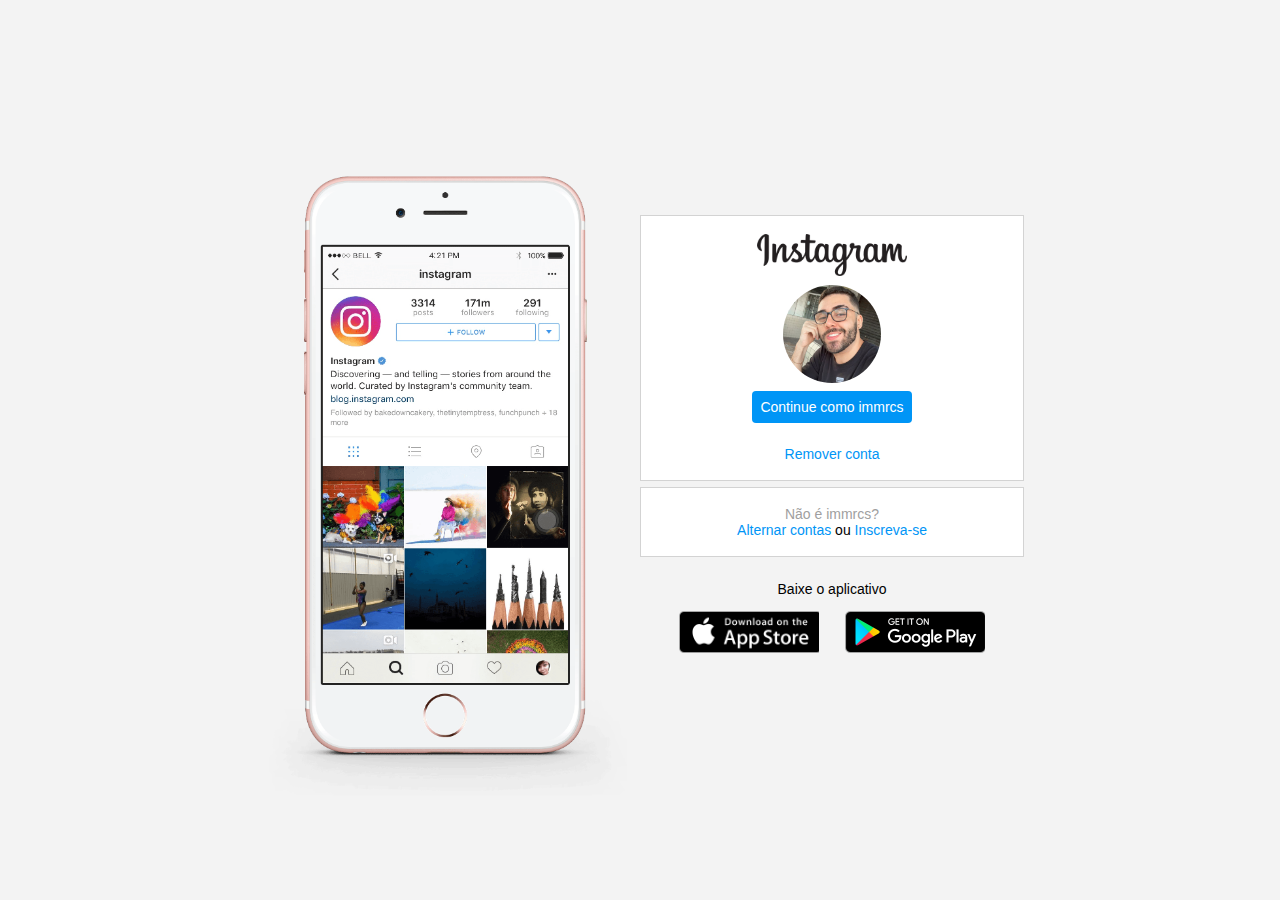
<file: instagram/index.html>
<!DOCTYPE html>
<html lang="en">

<head>
  <meta charset="UTF-8">
  <meta name="viewport" content="width=device-width, initial-scale=1.0">
  <link rel="stylesheet" href="css/style.css">
  <title>Instagram</title>
</head>

<body>
  <div class="insta-wrapper">
    <div class="insta-phone">
      <img src="img/instagram-celular.png" alt="Celular">
    </div>
    <div class="insta-continue">
      <div class="group">
        <img src="img/instagram-logo.png" class="insta-logo" alt="Instagram Logo">
        <div class="foto-perfil">
          <img src="img/eu1.jfif" alt="Foto de Perfil">
        </div>
        <a href="#" class="insta-login">Continue como immrcs</a>
        <a href="#" class="insta-logout">Remover conta</a>
      </div>
      <div class="group">
        <p class="not-account">Não é immrcs?</p>
        <p class="not-accoumt">
          <span class="link-blue">Alternar contas</span>
          ou
          <span class="link-blue">Inscreva-se</span>
        </p>
      </div>
      <div class="get-the-app">
        <p class="get-app">Baixe o aplicativo</p>
        <div class="download">
          <a href="#" class="app-download"></a>
          <a href="#" class="app-download"></a>
        </div>
      </div>
    </div>
  </div>

</body>

</html>
</file>
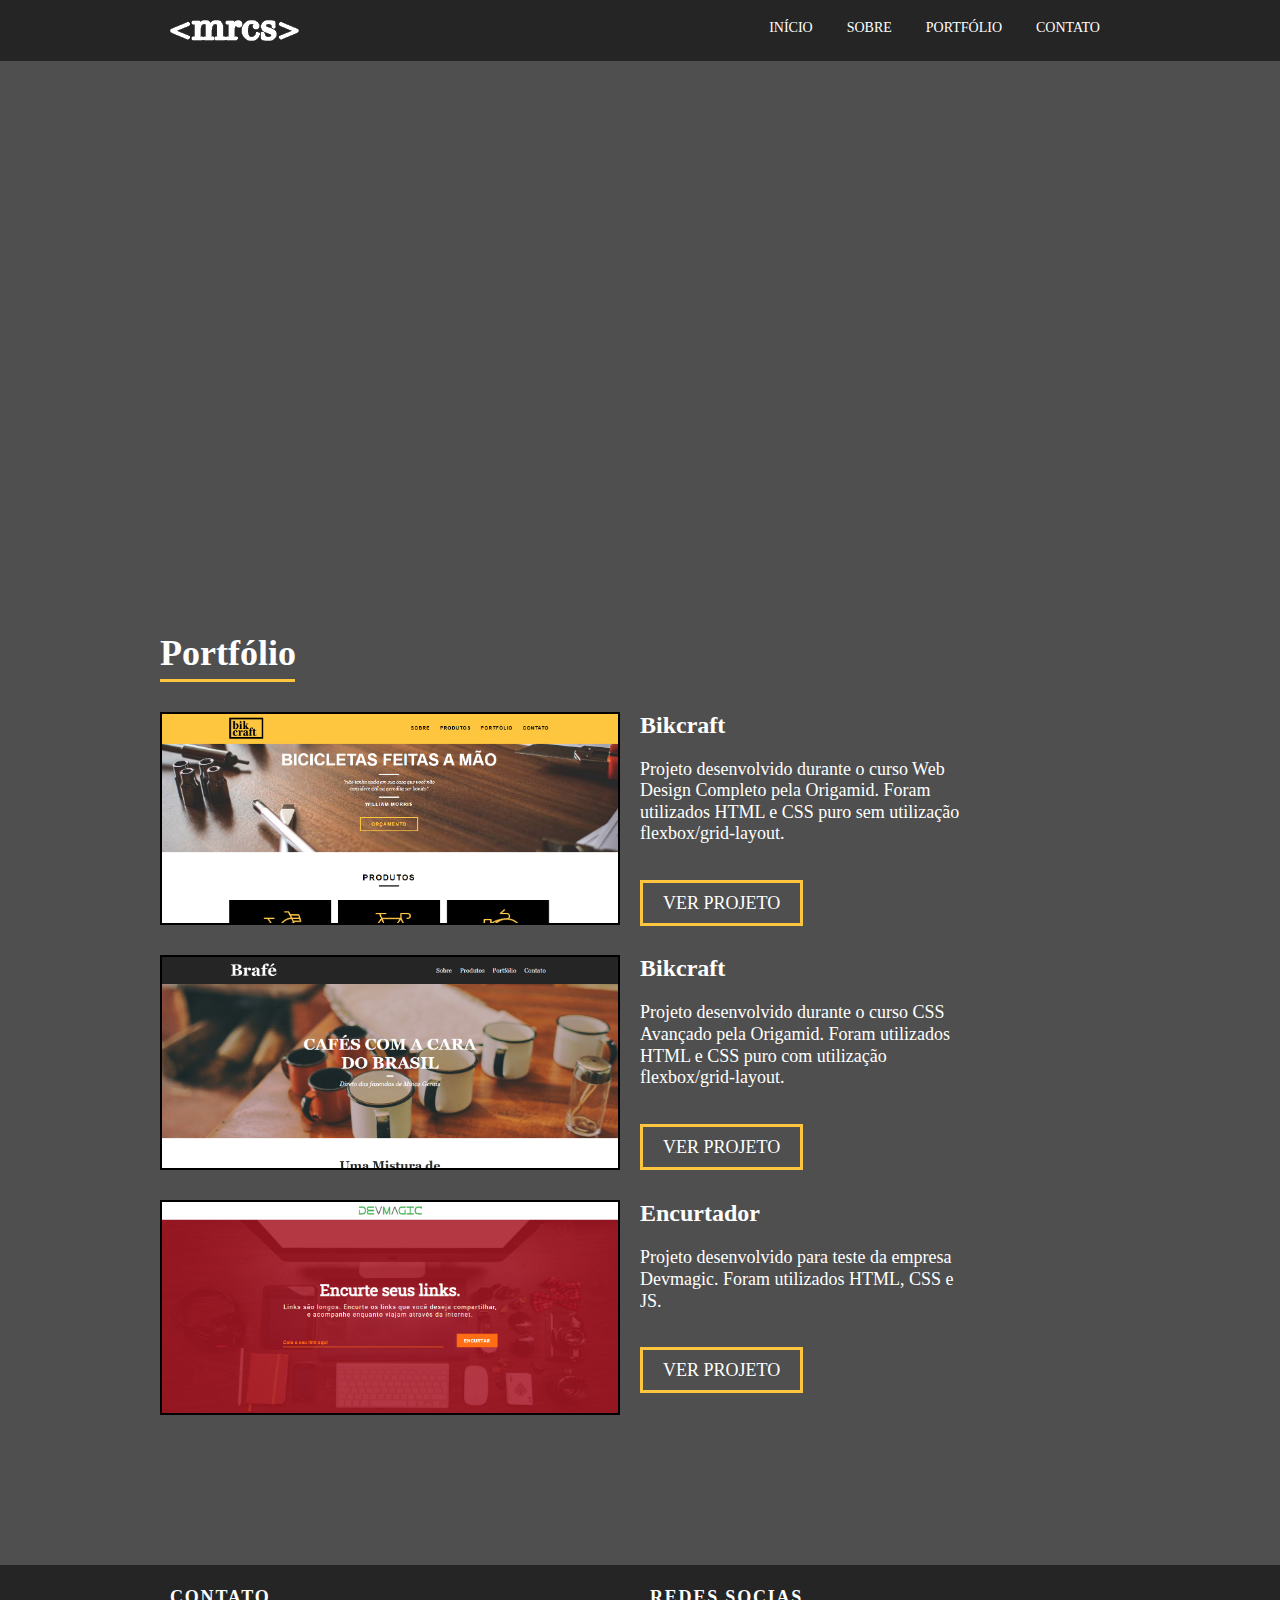
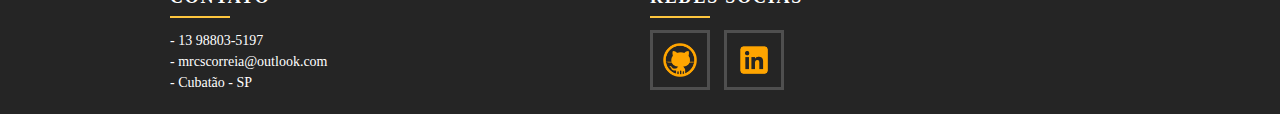
<file: my website/index.html>
<!DOCTYPE html>
<html lang="en">

<head>
  <meta charset="UTF-8">
  <meta name="viewport" content="width=device-width, initial-scale=1.0">
  <link rel="stylesheet" type="text/css" href="css/grid.css">
  <link rel="stylesheet" type="text/css" href="css/style.css">
  <script>document.documentElement.classList.add("js");</script>
  <title>Marcos Eduardo - Frontend Dev </title>
</head>

<body>
  <header class="menu">
    <div class="container">
      <a class="menu-logo grid-4" href="#"><img src="img/logo.png"></a>
      <nav class="menu-nav grid-8">
        <ul>
          <li><a href="index.html">Início</a></li>
          <li><a href="#sobre">Sobre</a></li>
          <li><a href="#portfolio">Portfólio</a></li>
          <li><a href="#contato">Contato</a></li>
        </ul>
      </nav>
    </div>
  </header>

  <section id="sobre" class="sobre">
    <div class="container">
      <div data-anime="800" class="sobre grid-7 fadeInDown">
        <h2>Hello, I'm<br>Marcos Eduardo</h2>
        <p>I'm Marcos Eduardo, 25 years old, currently studying Analysis and Systems Development, specializing in front-end development.</p>
        <p>Passionate about technology, I aim to develop web and mobile systems, using the main market technologies, usual, performance and intuitive.</p>
      </div>
    </div>
  </section>

  <section id="portfolio" class="portfolio">
    <h2 class="subtitulo container">Portfólio</h2>
    <div class="sites container">
      <div>
        <img src="img/bikcraft.png" alt="Bikcraft">
      </div>
      <div class="text">
        <h2>Bikcraft</h2>
        <p>Projeto desenvolvido durante o curso Web Design Completo pela Origamid. Foram utilizados HTML e CSS puro sem utilização flexbox/grid-layout.</p>
        <a href="#">Ver Projeto</a>
      </div>
    </div>

    <div class="sites container">
      <div>
        <img src="img/brafé.png" alt="Brafé">
      </div>
      <div class="text">
        <h2>Bikcraft</h2>
        <p>Projeto desenvolvido durante o curso CSS Avançado pela Origamid. Foram utilizados HTML e CSS puro com utilização flexbox/grid-layout.</p>
        <a href="#">Ver Projeto</a>
      </div>
    </div>

    <div class="sites container">
      <div>
        <img src="img/devmagic.png" alt="Encurtador">
      </div>
      <div class="text">
        <h2>Encurtador</h2>
        <p>Projeto desenvolvido para teste da empresa Devmagic. Foram utilizados HTML, CSS e JS.</p>
        <a href="#">Ver Projeto</a>
      </div>
    </div>

  </section>

  <footer id="contato">
    <div class="footer">
      <div class="container">
        <div class="grid-6 footer_contato">
          <h3>Contato</h3>
          <ul>
            <li>- 13 98803-5197</li>
            <li>- mrcscorreia@outlook.com</li>
            <li>- Cubatão - SP</li>
          </ul>
        </div>

        <div class="grid-6 footer_redes">
          <h3>Redes Socias</h3>
          <ul>
            <li><a href="https://github.com/mrcsrc" target="_blank"><img src="img/github.png" alt="Github"></a></li>
            <li><a href="https://www.linkedin.com/in/immrcs/" target="_blank"><img src="img/linkedin.png" alt="Linkedin"></a></li>
          </ul>
        </div>
      </div>
    </div>
  </footer>


  <script src="js/simple-anime.js"></script>
  <script src="js/script.js"></script>
</body>

</html>
</file>
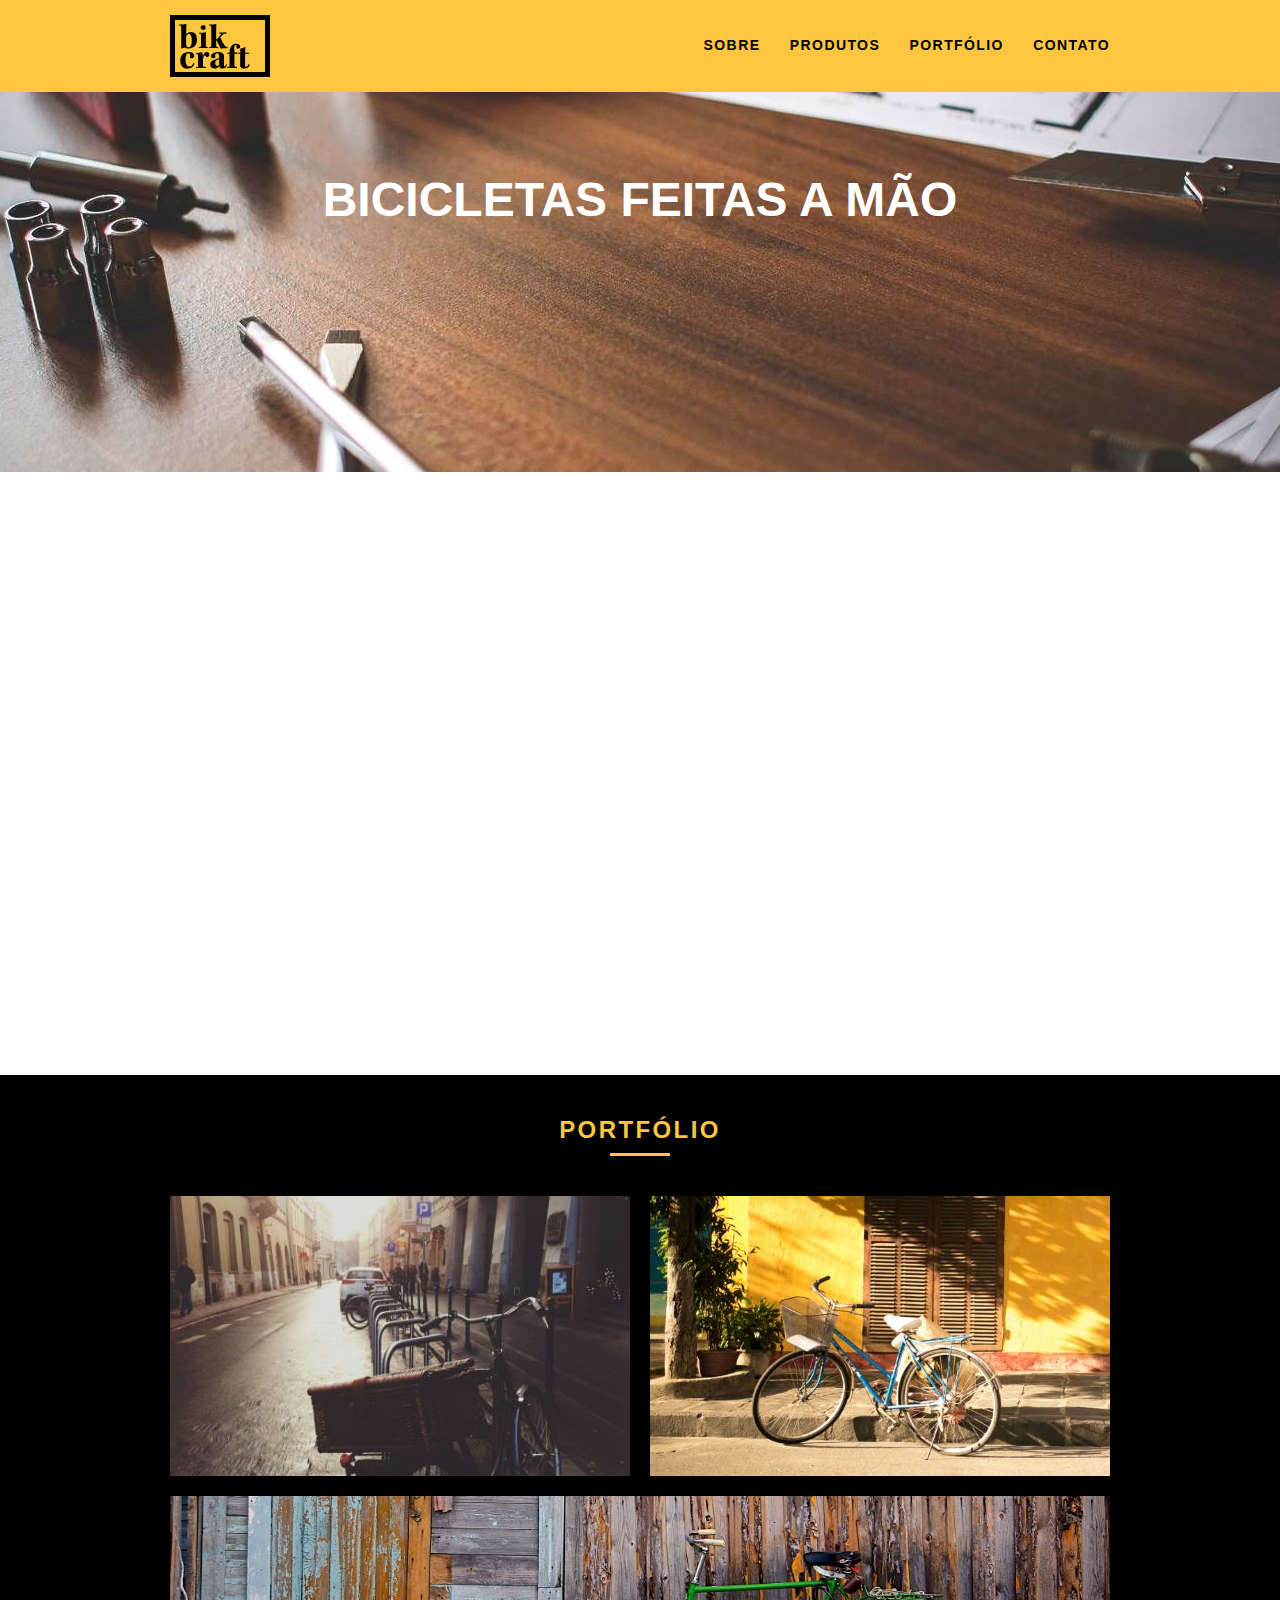
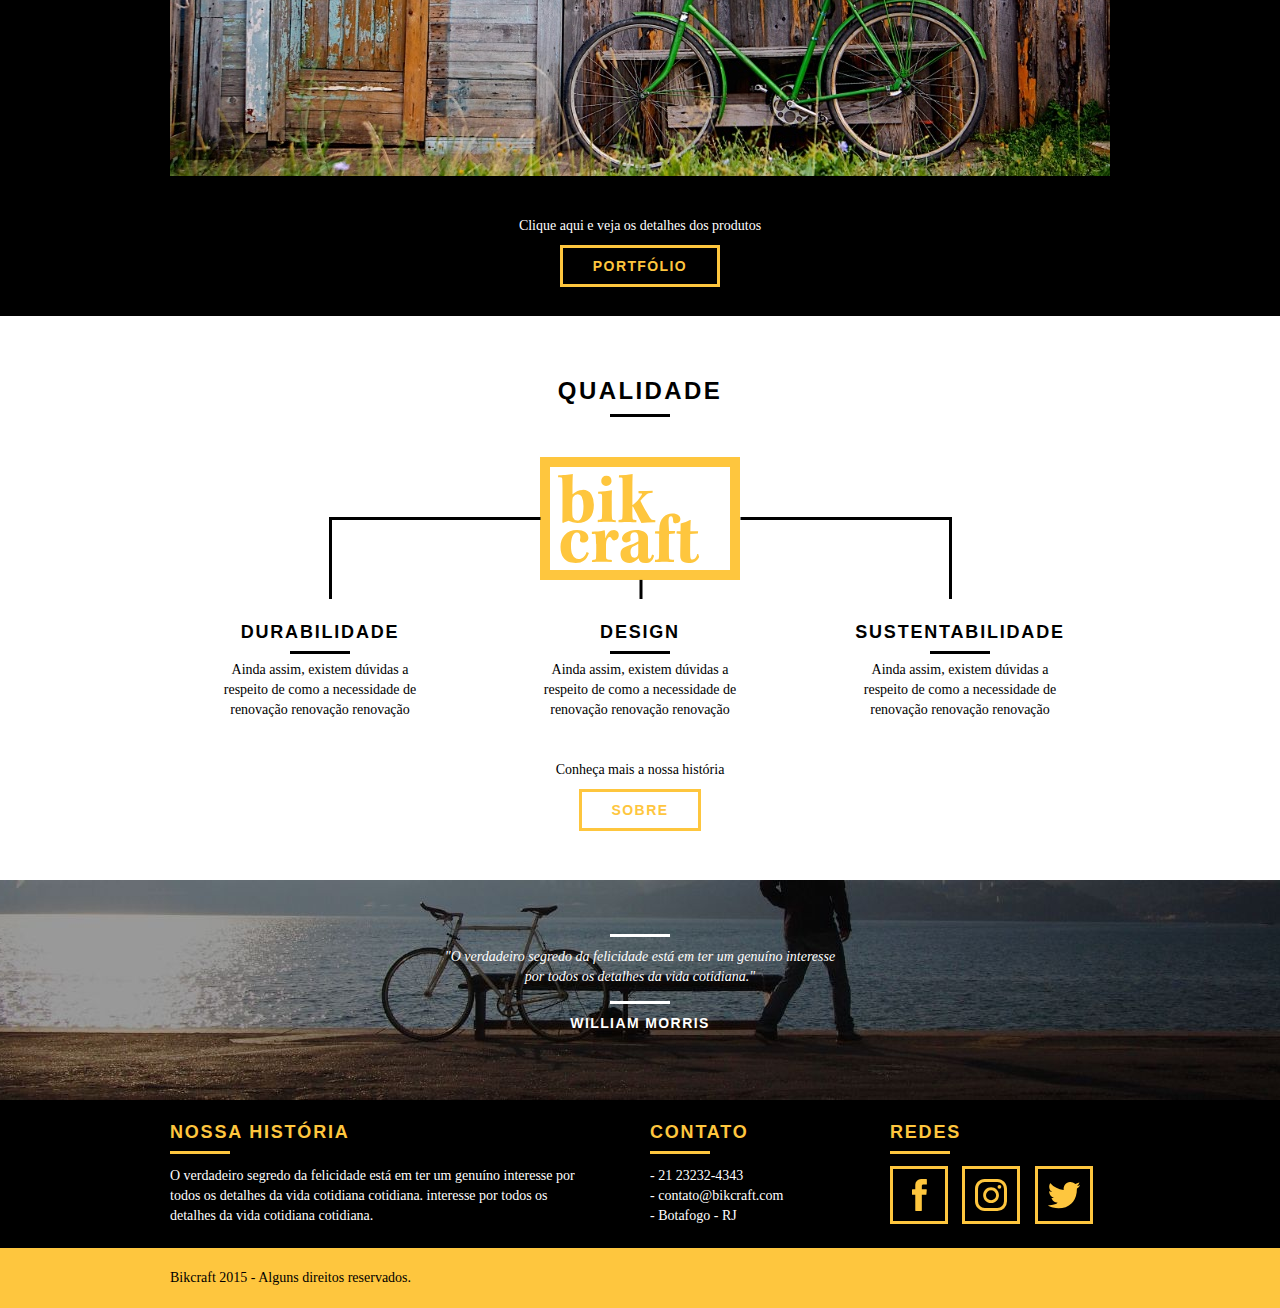
<file: Site Bikcraft/index.html>
<!DOCTYPE html>
<html lang="pt-br">

<head>
  <meta charset="utf-8">
  <title>Bikcraft</title>
  <link rel="stylesheet" href="css/normalize.css">
  <link rel="stylesheet" href="css/reset.css">
  <link rel="stylesheet" href="css/grid.css">
  <link rel="stylesheet" href="css/style.css">
  <link rel="stylesheet" href="css/responsivo.css">
  <script>document.documentElement.classList.add("js");</script>
</head>

<body>
  <header class="header">
    <div class="container">
      <a href="index.html" class="grid-4">
        <img src="img/bikcraft.svg" alt="Bikcraft">
      </a>
      <nav class="grid-12 header_menu">
        <ul>
          <li><a href="sobre.html">Sobre</a></li>
          <li><a href="produtos.html">Produtos</a></li>
          <li><a href="portfolio.html">Portfólio</a></li>
          <li><a href="contato.html">Contato</a></li>
        </ul>
      </nav>
    </div>
  </header>

  <section class="introducao">
    <div class="container">
      <h1 data-anime="400" class="fadeInDown">Bicicletas Feitas a Mão</h1>
      <blockquote data-anime="800" class="fadeInDown quote-externo">
        <p>"não tenha nada em sua casa que você não considere útil ou acredita ser bonito"</p>
        <cite>WILLIAM MORRIS</cite>
      </blockquote>
      <a data-anime="1200" href="produtos.html" class="btn">Orçamento</a>
    </div>
  </section>

  <section class="produtos container fadeInDown" data-anime="1600">
    <h2 class="subtitulo">Produtos</h2>
    <ul class="produtos_lista">

      <li class="grid-1-3">
        <div class="produtos_icone">
          <img src="img/produtos/passeio.svg" alt="Bikcraft Passeio">
        </div>
        <h3>Passeio</h3>
        <p>Ainda assim, existem dúvidas a respeito de como a necessidade de renovação.</p>
      </li>

      <li class="grid-1-3">
        <div class="produtos_icone">
          <img src="img/produtos/esporte.svg" alt="Bikcraft Esporte">
        </div>
        <h3>Esporte</h3>
        <p>Ainda assim, existem dúvidas a respeito de como a necessidade de renovação.</p>
      </li>

      <li class="grid-1-3">
        <div class="produtos_icone">
          <img src="img/produtos/retro.svg" alt="Bikcraft Retro">
        </div>
        <h3>Retro</h3>
        <p>Ainda assim, existem dúvidas a respeito de como a necessidade de renovação.</p>
      </li>

    </ul>

    <div class="call-to-action">
      <p>Clique aqui e veja os detalhes dos produtos</p>
      <a href="produtos.html" class="btn btn-preto">Produtos</a>
    </div>

  </section>
  <!-- Fecha Produtos -->

  <section class="portfolio">
    <div class="container">
      <h2 class="subtitulo">Portfólio</h2>
      <ul class="portfolio_lista">
        <li class="grid-8"><img src="img/portfolio/retro.jpg" alt="Bicicleta Retro"></li>
        <li class="grid-8"><img src="img/portfolio/passeio.jpg" alt="Bicicleta Passeio"></li>
        <li class="grid-16"><img src="img/portfolio/esporte.jpg" alt="Bicicleta Esporte"></li>
      </ul>
      <div class="call-to-action">
        <p>Clique aqui e veja os detalhes dos produtos</p>
        <a href="portfolio.html" class="btn">Portfólio</a>
      </div>
    </div>
  </section>

  <section class="qualidade container">
    <h2 class="subtitulo">Qualidade</h2>
    <img src="img/bikcraft-qualidade.svg" alt="Bikcraft">
    <ul class="qualidade_lista">
      <li class="grid-1-3">
        <h3>Durabilidade</h3>
        <p>Ainda assim, existem dúvidas a respeito de como a necessidade de renovação renovação renovação</p>
      </li>
      <li class="grid-1-3">
        <h3>Design</h3>
        <p>Ainda assim, existem dúvidas a respeito de como a necessidade de renovação renovação renovação</p>
      </li>
      <li class="grid-1-3">
        <h3>Sustentabilidade</h3>
        <p>Ainda assim, existem dúvidas a respeito de como a necessidade de renovação renovação renovação</p>
      </li>
    </ul>
    <div class="call-to-action">
      <p>Conheça mais a nossa história</p>
      <a href="sobre.html" class="btn btn-preto">Sobre</a>
    </div>
  </section>

  <section class="quebra">
    <blockquote class="quote-externo container">
      <p>"O verdadeiro segredo da felicidade está em ter um genuíno interesse por todos os detalhes da vida cotidiana."</p>
      <cite>WILLIAM MORRIS</cite>
    </blockquote>
  </section>

  <footer>
    <div class="footer">
      <div class="container">

        <div class="grid-8 footer_historia">
          <h3>Nossa História</h3>
          <p>O verdadeiro segredo da felicidade está em ter um genuíno interesse por todos os detalhes da vida cotidiana cotidiana.
            interesse por todos os detalhes da vida cotidiana cotidiana.
          </p>
        </div>

        <div class="grid-4 footer_contato">
          <h3>Contato</h3>
          <ul>
            <li>- 21 23232-4343</li>
            <li>- contato@bikcraft.com</li>
            <li>- Botafogo - RJ</li>
          </ul>
        </div>

        <div class="grid-4 footer_redes">
          <h3>Redes</h3>
          <ul>
            <li><a href="http://facebook.com" target="_blank"><img src="img/redes-sociais/facebook.svg"></a></li>
            <li><a href="http://instagram.com" target="_blank"><img src="img/redes-sociais/instagram.svg"></a></li>
            <li><a href="http://twitter.com" target="_blank"><img src="img/redes-sociais/twitter.svg"></a></li>
          </ul>
        </div>
      </div>
    </div>

    <div class="copy">
      <div class="container">
        <p class="grid-16">Bikcraft 2015 - Alguns direitos reservados.</p>
      </div>
    </div>
  </footer>

  <script src="./js/simple-anime.js"></script>
  <script src="./js/script.js"></script>

</body>

</html>
</file>
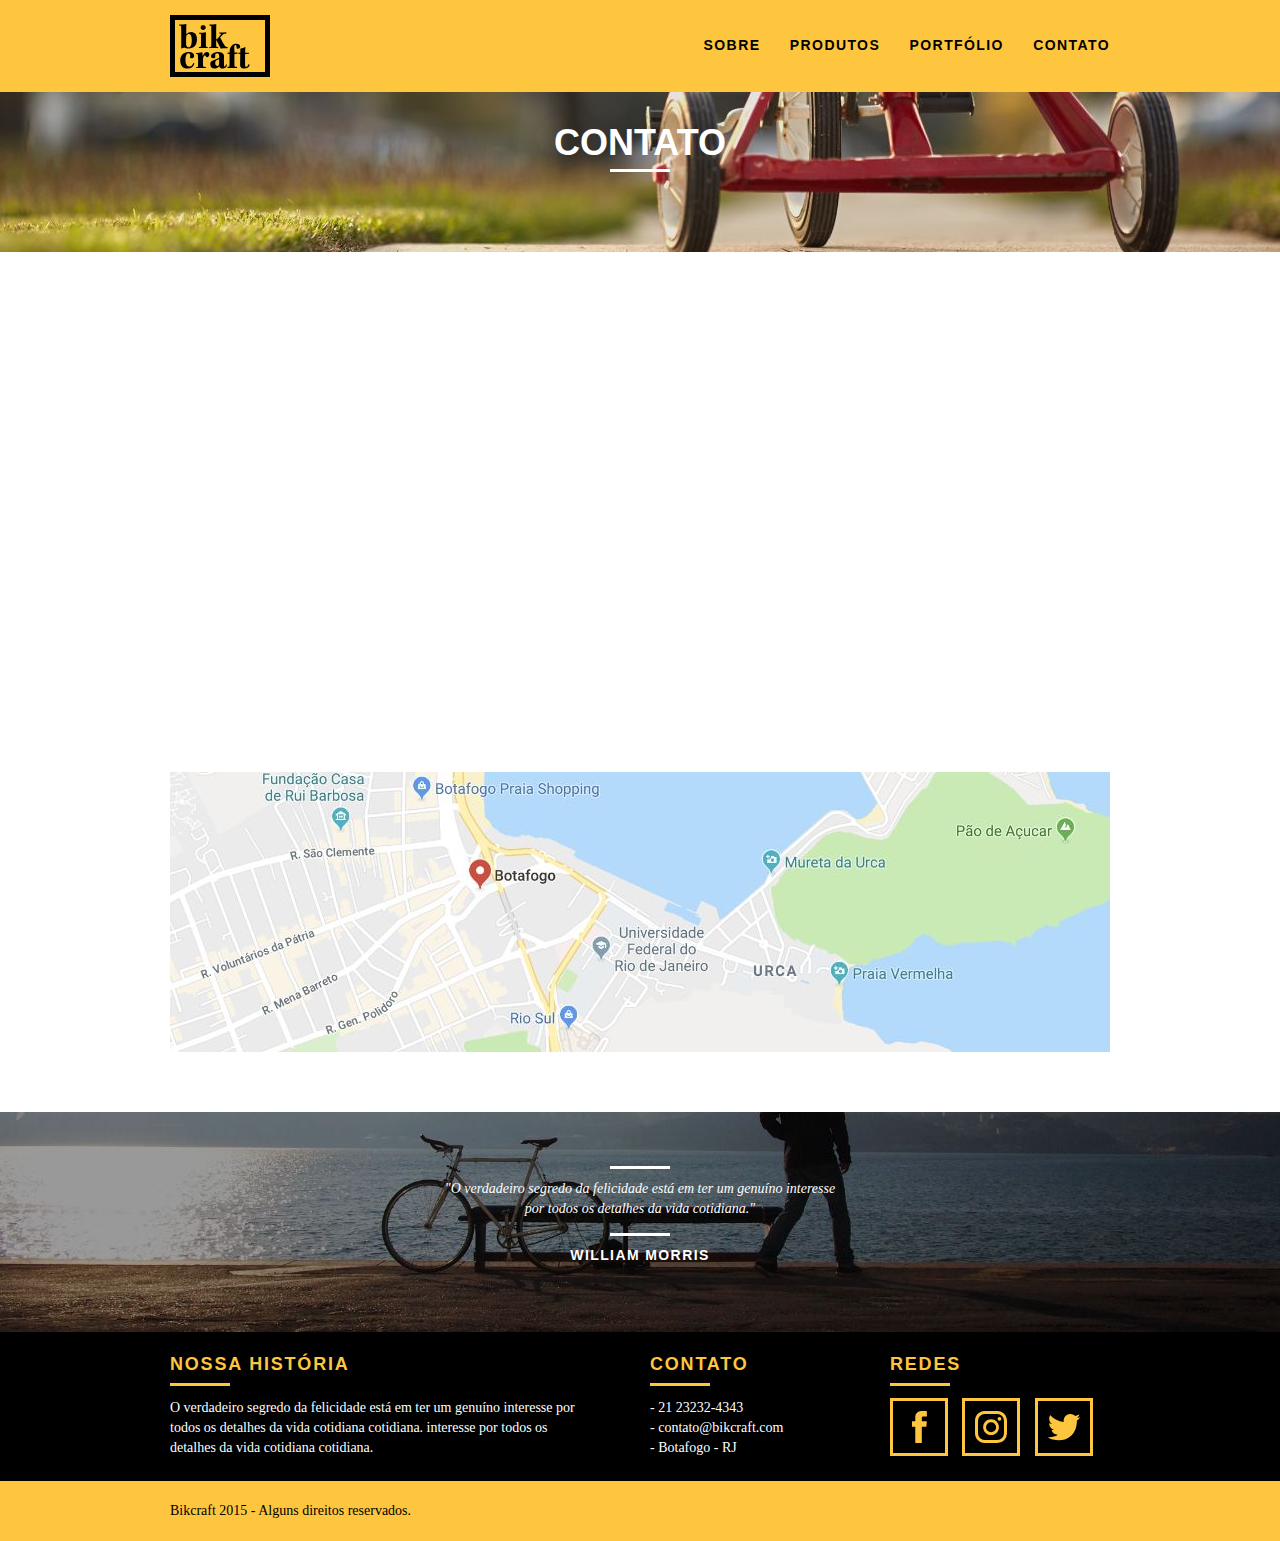
<file: Site Bikcraft/contato.html>
<!DOCTYPE html>
<html lang="pt-br">

<head>
  <meta charset="utf-8">
  <title>Bikcraft - Contato</title>
  <link rel="stylesheet" href="css/normalize.css">
  <link rel="stylesheet" href="css/reset.css">
  <link rel="stylesheet" href="css/grid.css">
  <link rel="stylesheet" href="css/style.css">
  <link rel="stylesheet" href="css/contato.css">
  <link rel="stylesheet" href="css/responsivo.css">
  <script>document.documentElement.classList.add("js");</script>
</head>

<body>
  <header class="header">
    <div class="container">
      <a href="index.html" class="grid-4">
        <img src="img/bikcraft.svg" alt="Bikcraft">
      </a>
      <nav class="grid-12 header_menu">
        <ul>
          <li><a href="sobre.html">Sobre</a></li>
          <li><a href="produtos.html">Produtos</a></li>
          <li><a href="portfolio.html">Portfólio</a></li>
          <li><a href="contato.html class=" menu_ativo"">Contato</a></li>
        </ul>
      </nav>
    </div>
  </header>

  <section class="introducao-interna interna_contato">
    <div class="container">
      <h1 data-anime="400" class="fadeInDown">Contato</h1>
      <p data-anime="800" class="fadeInDown">Tire suas dúvidas com a gente.</p>
    </div>
  </section>

  <section class="contato container fadeInDown" data-anime="1200">
    <form id="form_orcamento" class="contato_form grid-8">
      <label for="nome">Nome</label>
      <input type="text" id="nome">
      <label for="nome">E-mail</label>
      <input type="text" id="email">
      <label for="nome">Telefone</label>
      <input type="text" id="telefone">
      <label for="espec">Especificações</label>
      <textarea id="espec"></textarea>
      <button type="submit" class="btn btn-preto">Enviar</button>
    </form>
    <div class="contato_dados grid-8">
      <h3>Dados</h3>
      <span>+55 21 93223 3232</span>
      <span>orcamento@bikcraft.com</span>
      <span>Rua Ali Perto - Botafogo</span>
      <span>Rio de Janeiro - RJ - Brasil</span>
      <h3>Redes Sociais</h3>
      <ul>
        <li><a href="http://facebook.com" target="_blank"><img src="img/redes-sociais/facebook.svg"></a></li>
        <li><a href="http://instagram.com" target="_blank"><img src="img/redes-sociais/instagram.svg"></a></li>
        <li><a href="http://twitter.com" target="_blank"><img src="img/redes-sociais/twitter.svg"></a></li>
      </ul>
    </div>
  </section>

  <section class="container contato_mapa">
    <a class="grid-16" href="http://google.com" target="_blank"><img src="img/endereço-bikcraft.jpg" alt="Endereço da Bikcraft"></a>
  </section>

  <section class="quebra">
    <blockquote class="quote-externo container">
      <p>"O verdadeiro segredo da felicidade está em ter um genuíno interesse por todos os detalhes da vida cotidiana."</p>
      <cite>WILLIAM MORRIS</cite>
    </blockquote>
  </section>

  <footer>
    <div class="footer">
      <div class="container">

        <div class="grid-8 footer_historia">
          <h3>Nossa História</h3>
          <p>O verdadeiro segredo da felicidade está em ter um genuíno interesse por todos os detalhes da vida cotidiana cotidiana.
            interesse por todos os detalhes da vida cotidiana cotidiana.
          </p>
        </div>

        <div class="grid-4 footer_contato">
          <h3>Contato</h3>
          <ul>
            <li>- 21 23232-4343</li>
            <li>- contato@bikcraft.com</li>
            <li>- Botafogo - RJ</li>
          </ul>
        </div>

        <div class="grid-4 footer_redes">
          <h3>Redes</h3>
          <ul>
            <li><a href="http://facebook.com" target="_blank"><img src="img/redes-sociais/facebook.svg"></a></li>
            <li><a href="http://instagram.com" target="_blank"><img src="img/redes-sociais/instagram.svg"></a></li>
            <li><a href="http://twitter.com" target="_blank"><img src="img/redes-sociais/twitter.svg"></a></li>
          </ul>
        </div>
      </div>
    </div>

    <div class="copy">
      <div class="container">
        <p class="grid-16">Bikcraft 2015 - Alguns direitos reservados.</p>
      </div>
    </div>
  </footer>

  <script src="./js/simple-anime.js"></script>
  <script src="./js/script.js"></script>
</body>

</html>
</file>
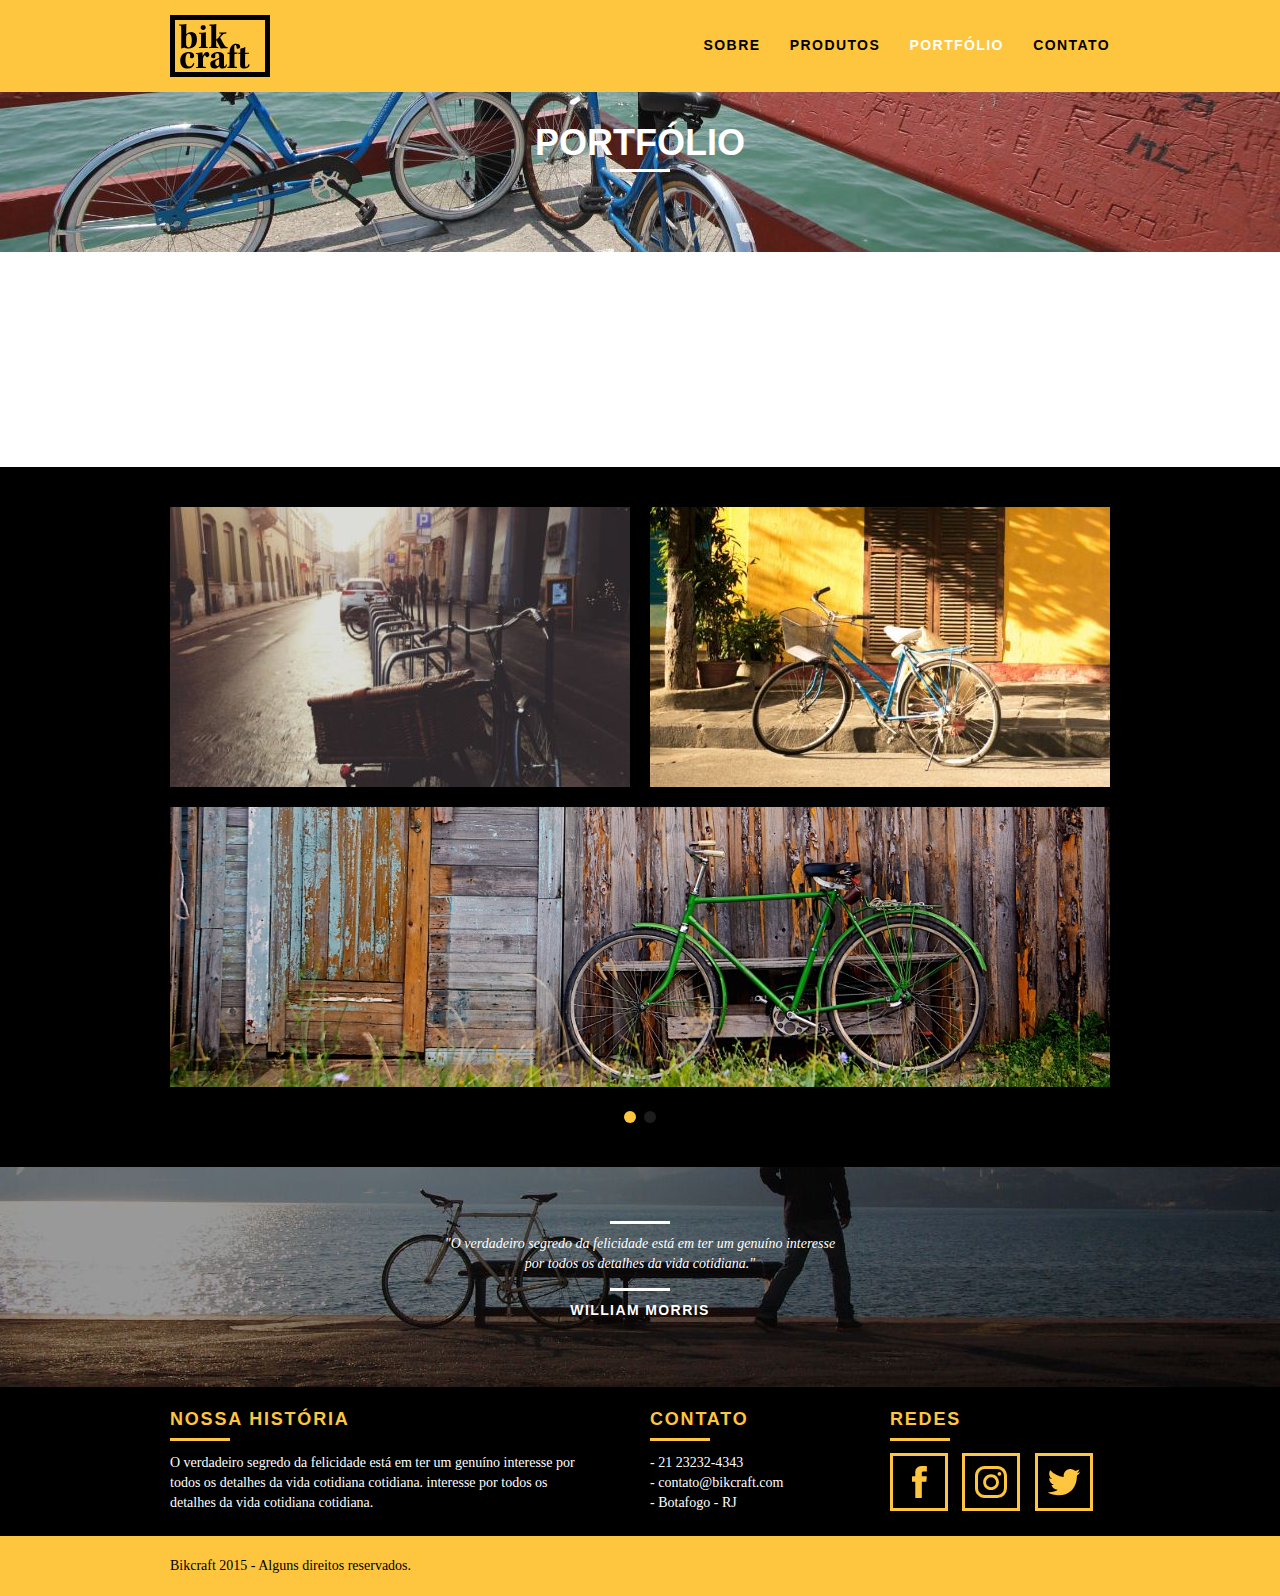
<file: Site Bikcraft/portfolio.html>
<!DOCTYPE html>
<html lang="pt-br">

<head>
  <meta charset="utf-8">
  <title>Bikcraft - Portfólio</title>
  <link rel="stylesheet" href="css/normalize.css">
  <link rel="stylesheet" href="css/reset.css">
  <link rel="stylesheet" href="css/grid.css">
  <link rel="stylesheet" href="css/style.css">
  <link rel="stylesheet" href="css/portfolio.css">
  <link rel="stylesheet" href="css/responsivo.css">
  <script>document.documentElement.classList.add("js");</script>
</head>

<body>
  <header class="header">
    <div class="container">
      <a href="index.html" class="grid-4">
        <img src="img/bikcraft.svg" alt="Bikcraft">
      </a>
      <nav class="grid-12 header_menu">
        <ul>
          <li><a href="sobre.html">Sobre</a></li>
          <li><a href="produtos.html">Produtos</a></li>
          <li><a href="portfolio.html" class="menu_ativo">Portfólio</a></li>
          <li><a href="contato.html">Contato</a></li>
        </ul>
      </nav>
    </div>
  </header>

  <section class="introducao-interna interna_portfolio">
    <div class="container">
      <h1 data-anime="400" class="fadeInDown">Portfólio</h1>
      <p data-anime="800" class="fadeInDown">Conheça os projetos que amamos mostrar.</p>
    </div>
  </section>

  <section class="container fadeInDown" data-anime="1200" data-slide="quote">
    <blockquote class="quote_clientes">
      <p>"Pedalar sempre foi a minha paixão, o que o pessoal da Bikcraft fez foi intensificar o meu amor por esta atividade. Recomendo à todos que amo."</p>
      <cite>Barbara Moss</cite>
    </blockquote>
    <blockquote class="quote_clientes">
      <p>"Nada melhor do que dar um rolê com a minha Bikcraft na orla. Essa é a minha companheira mais fiel, nunca me traiu e está sempre a minha disposição."</p>
      <cite>Jhony Rato</cite>
    </blockquote>
    <blockquote class="quote_clientes">
      <p>"Aqueles que ainda não possuem uma Bikcraft, não sabem o que estão perdendo. A precisão é absurda e a velocidade transcendental. Nunca vi nada igual."</p>
      <cite>Bernardo</cite>
    </blockquote>
  </section>

  <section class="portfolio">
    <div class="container" data-slide="portfolio">
      <ul class="portfolio_lista">
        <li class="grid-8"><img src="img/portfolio/retro.jpg" alt="Bicicleta Retro"></li>
        <li class="grid-8"><img src="img/portfolio/passeio.jpg" alt="Bicicleta Passeio"></li>
        <li class="grid-16"><img src="img/portfolio/esporte.jpg" alt="Bicicleta Esporte"></li>
      </ul>
      <ul class="portfolio_lista">
        <li class="grid-8"><img src="img/portfolio/passeio.jpg" alt="Bicicleta Passeio"></li>
        <li class="grid-8"><img src="img/portfolio/retro.jpg" alt="Bicicleta Retro"></li>
        <li class="grid-16"><img src="img/portfolio/esporte.jpg" alt="Bicicleta Esporte"></li>
      </ul>
    </div>
  </section>


  <section class="quebra">
    <blockquote class="quote-externo container">
      <p>"O verdadeiro segredo da felicidade está em ter um genuíno interesse por todos os detalhes da vida cotidiana."</p>
      <cite>WILLIAM MORRIS</cite>
    </blockquote>
  </section>

  <footer>
    <div class="footer">
      <div class="container">

        <div class="grid-8 footer_historia">
          <h3>Nossa História</h3>
          <p>O verdadeiro segredo da felicidade está em ter um genuíno interesse por todos os detalhes da vida cotidiana cotidiana.
            interesse por todos os detalhes da vida cotidiana cotidiana.
          </p>
        </div>

        <div class="grid-4 footer_contato">
          <h3>Contato</h3>
          <ul>
            <li>- 21 23232-4343</li>
            <li>- contato@bikcraft.com</li>
            <li>- Botafogo - RJ</li>
          </ul>
        </div>

        <div class="grid-4 footer_redes">
          <h3>Redes</h3>
          <ul>
            <li><a href="http://facebook.com" target="_blank"><img src="img/redes-sociais/facebook.svg"></a></li>
            <li><a href="http://instagram.com" target="_blank"><img src="img/redes-sociais/instagram.svg"></a></li>
            <li><a href="http://twitter.com" target="_blank"><img src="img/redes-sociais/twitter.svg"></a></li>
          </ul>
        </div>
      </div>
    </div>

    <div class="copy">
      <div class="container">
        <p class="grid-16">Bikcraft 2015 - Alguns direitos reservados.</p>
      </div>
    </div>
  </footer>

  <script src="./js/simple-anime.js"></script>
  <script src="./js/simple-slide.js"></script>
  <script src="./js/script.js"></script>
</body>

</html>
</file>
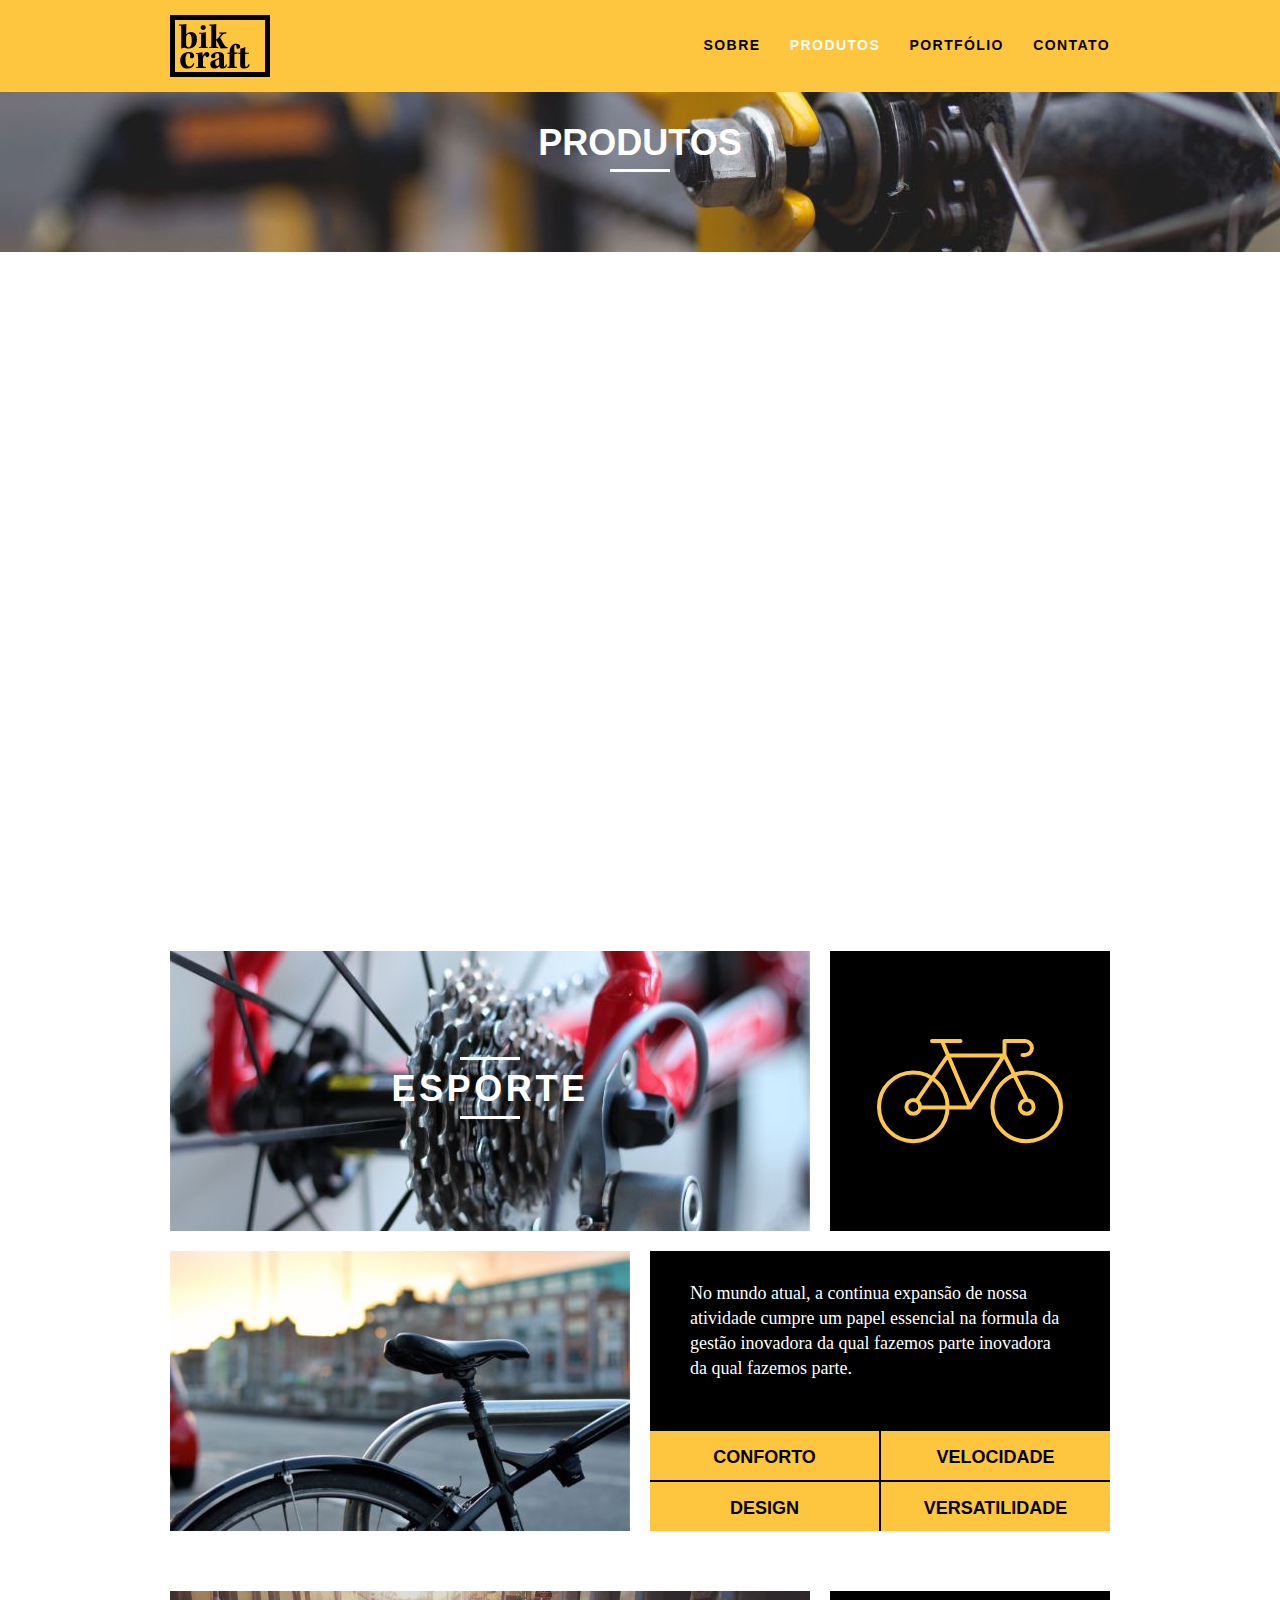
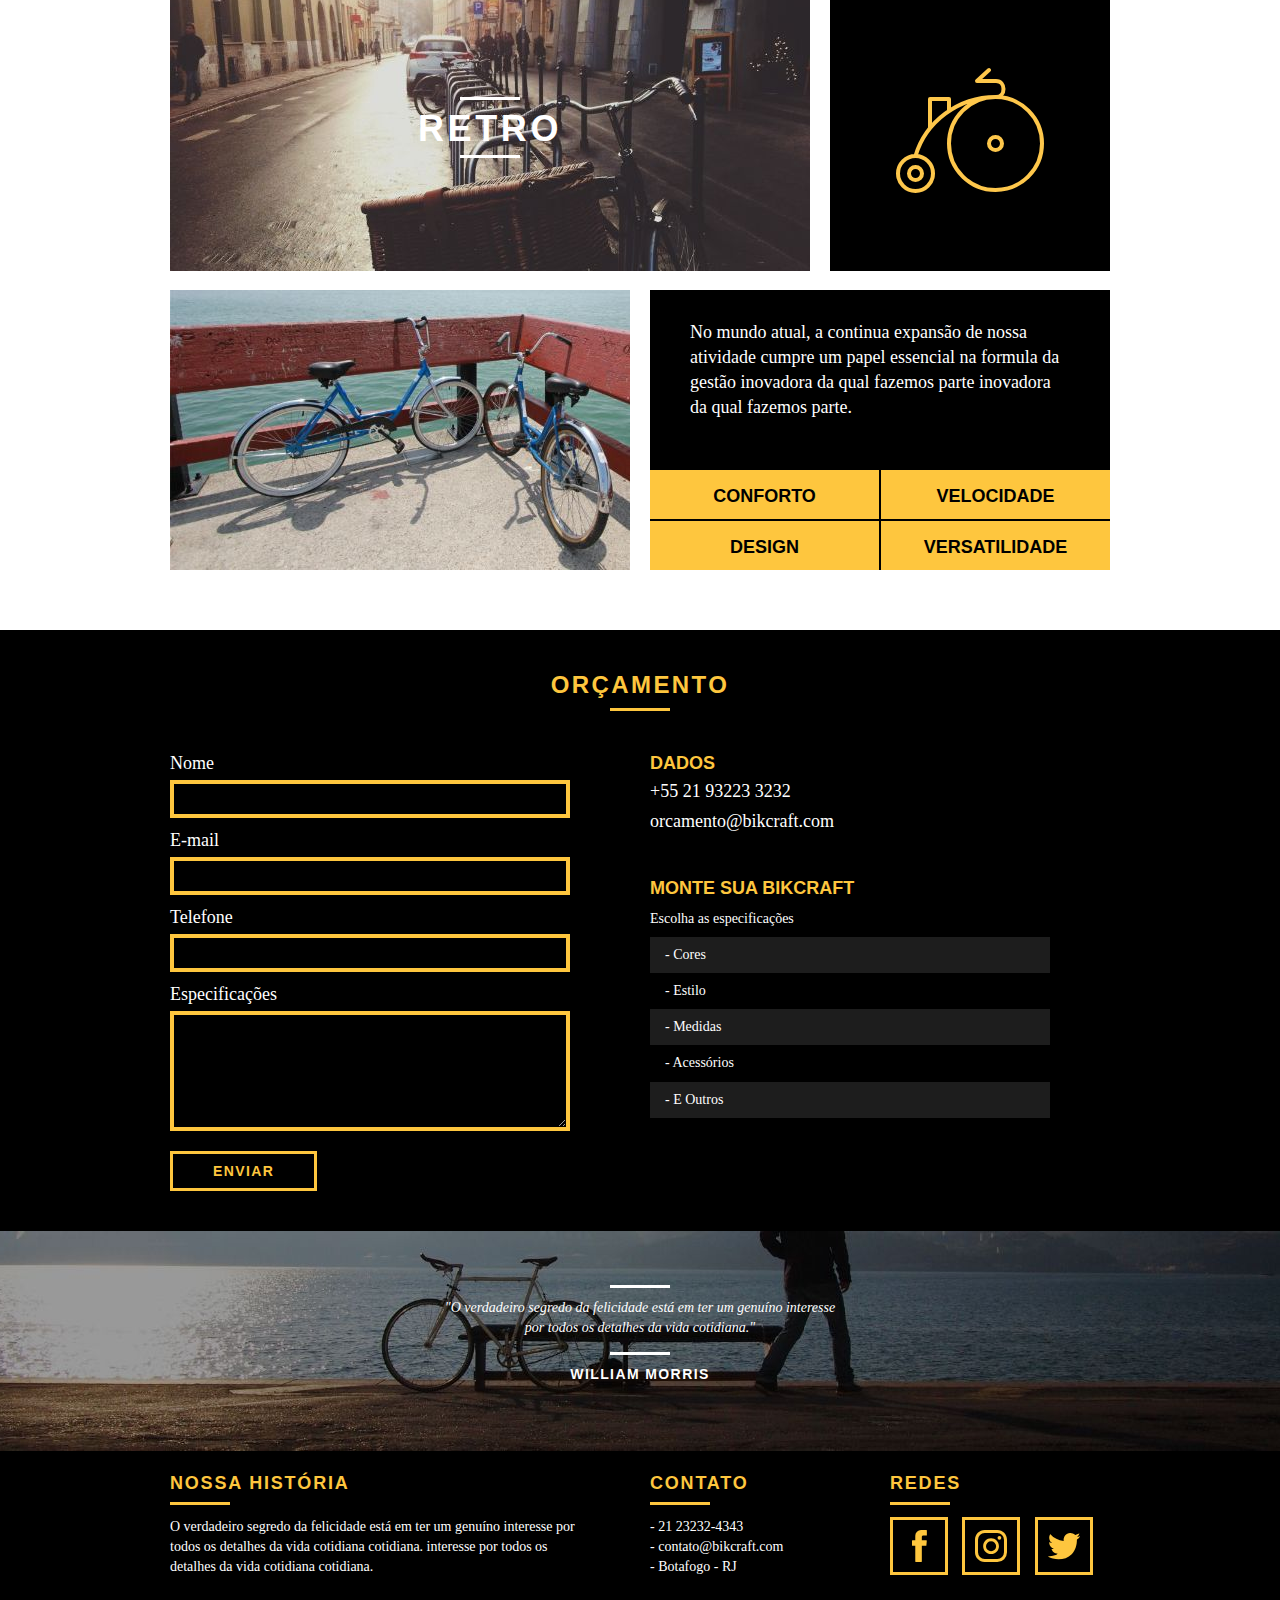
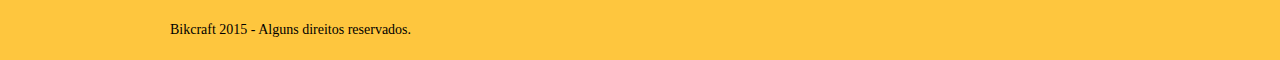
<file: Site Bikcraft/produtos.html>
<!DOCTYPE html>
<html lang="pt-br">

<head>
  <meta charset="utf-8">
  <title>Bikcraft - Produtos</title>
  <link rel="stylesheet" href="css/normalize.css">
  <link rel="stylesheet" href="css/reset.css">
  <link rel="stylesheet" href="css/grid.css">
  <link rel="stylesheet" href="css/style.css">
  <link rel="stylesheet" href="css/produtos.css">
  <link rel="stylesheet" href="css/responsivo.css">
  <script>document.documentElement.classList.add("js");</script>
</head>

<body>
  <header class="header">
    <div class="container">
      <a href="index.html" class="grid-4">
        <img src="img/bikcraft.svg" alt="Bikcraft">
      </a>
      <nav class="grid-12 header_menu">
        <ul>
          <li><a href="sobre.html">Sobre</a></li>
          <li><a href="produtos.html" class="menu_ativo">Produtos</a></li>
          <li><a href="portfolio.html">Portfólio</a></li>
          <li><a href="contato.html">Contato</a></li>
        </ul>
      </nav>
    </div>
  </header>

  <section class="introducao-interna interna_produtos">
    <div class="container">
      <h1 data-anime="400" class="fadeInDown">Produtos</h1>
      <p data-anime="800" class="fadeInDown">Conheça todos os nossos produtos.</p>
    </div>
  </section>

  <section class="container produtos_item fadeInDown" data-anime="1200">
    <div class="grid-11">
      <img src="img/produtos/bikcraft-passeio-1.jpg" alt="Bikcraft Passeio">
      <h2>Passeio</h2>
    </div>
    <div class="grid-5 produtos_icone"><img src="img/produtos/passeio.svg" alt=""></div>
    <div class="grid-8"><img src="img/produtos/bikcraft-passeio-2.jpg" alt="Bikcraft Passeio"></div>
    <div class="grid-8 produtos_info">
      <p>No mundo atual, a continua expansão de nossa atividade cumpre um papel essencial na formula da gestão inovadora da qual fazemos parte inovadora da qual fazemos parte.</p>
      <ul>
        <li>Conforto</li>
        <li>Velocidade</li>
        <li>Design</li>
        <li>Versatilidade</li>
      </ul>
    </div>
  </section>

  <section class="container produtos_item">
    <div class="grid-11">
      <img src="img/produtos/bikcraft-esporte-1.jpg" alt="Bikcraft Esporte">
      <h2>Esporte</h2>
    </div>
    <div class="grid-5 produtos_icone"><img src="img/produtos/esporte.svg"></div>
    <div class="grid-8"><img src="img/produtos/bikcraft-esporte-2.jpg" alt="Bikcraft Esporte"></div>
    <div class="grid-8 produtos_info">
      <p>No mundo atual, a continua expansão de nossa atividade cumpre um papel essencial na formula da gestão inovadora da qual fazemos parte inovadora da qual fazemos parte.</p>
      <ul>
        <li>Conforto</li>
        <li>Velocidade</li>
        <li>Design</li>
        <li>Versatilidade</li>
      </ul>
    </div>
  </section>

  <section class="container produtos_item">
    <div class="grid-11">
      <img src="img/produtos/bikcraft-retro-1.jpg" alt="Bikcraft Retro">
      <h2>Retro</h2>
    </div>
    <div class="grid-5 produtos_icone"><img src="img/produtos/retro.svg" alt=""></div>
    <div class="grid-8"><img src="img/produtos/bikcraft-retro-2.jpg" alt="Bikcraft Retro"></div>
    <div class="grid-8 produtos_info">
      <p>No mundo atual, a continua expansão de nossa atividade cumpre um papel essencial na formula da gestão inovadora da qual fazemos parte inovadora da qual fazemos parte.</p>
      <ul>
        <li>Conforto</li>
        <li>Velocidade</li>
        <li>Design</li>
        <li>Versatilidade</li>
      </ul>
    </div>
  </section>

  <section class="orcamento">
    <div class="container">
      <h2 class="subtitulo">Orçamento</h2>
      <form id="form_orcamento" class="form grid-8">
        <label for="nome">Nome</label>
        <input type="text" id="nome">
        <label for="nome">E-mail</label>
        <input type="text" id="email">
        <label for="nome">Telefone</label>
        <input type="text" id="telefone">
        <label for="espec">Especificações</label>
        <textarea id="espec"></textarea>
        <button type="submit" class="btn">Enviar</button>
      </form>
      <div class="orcamento_dados grid-8">
        <h3>Dados</h3>
        <span>+55 21 93223 3232</span>
        <span>orcamento@bikcraft.com</span>
        <h3>Monte sua bikcraft</h3>
        <p>Escolha as especificações</p>
        <ul>
          <li>- Cores</li>
          <li>- Estilo</li>
          <li>- Medidas</li>
          <li>- Acessórios</li>
          <li>- E Outros</li>
        </ul>
      </div>
    </div>
  </section>

  <section class="quebra">
    <blockquote class="quote-externo container">
      <p>"O verdadeiro segredo da felicidade está em ter um genuíno interesse por todos os detalhes da vida cotidiana."</p>
      <cite>WILLIAM MORRIS</cite>
    </blockquote>
  </section>

  <footer>
    <div class="footer">
      <div class="container">

        <div class="grid-8 footer_historia">
          <h3>Nossa História</h3>
          <p>O verdadeiro segredo da felicidade está em ter um genuíno interesse por todos os detalhes da vida cotidiana cotidiana.
            interesse por todos os detalhes da vida cotidiana cotidiana.
          </p>
        </div>

        <div class="grid-4 footer_contato">
          <h3>Contato</h3>
          <ul>
            <li>- 21 23232-4343</li>
            <li>- contato@bikcraft.com</li>
            <li>- Botafogo - RJ</li>
          </ul>
        </div>

        <div class="grid-4 footer_redes">
          <h3>Redes</h3>
          <ul>
            <li><a href="http://facebook.com" target="_blank"><img src="img/redes-sociais/facebook.svg"></a></li>
            <li><a href="http://instagram.com" target="_blank"><img src="img/redes-sociais/instagram.svg"></a></li>
            <li><a href="http://twitter.com" target="_blank"><img src="img/redes-sociais/twitter.svg"></a></li>
          </ul>
        </div>
      </div>
    </div>

    <div class="copy">
      <div class="container">
        <p class="grid-16">Bikcraft 2015 - Alguns direitos reservados.</p>
      </div>
    </div>
  </footer>

  <script src="./js/simple-anime.js"></script>
  <script src="./js/script.js"></script>
</body>

</html>
</file>
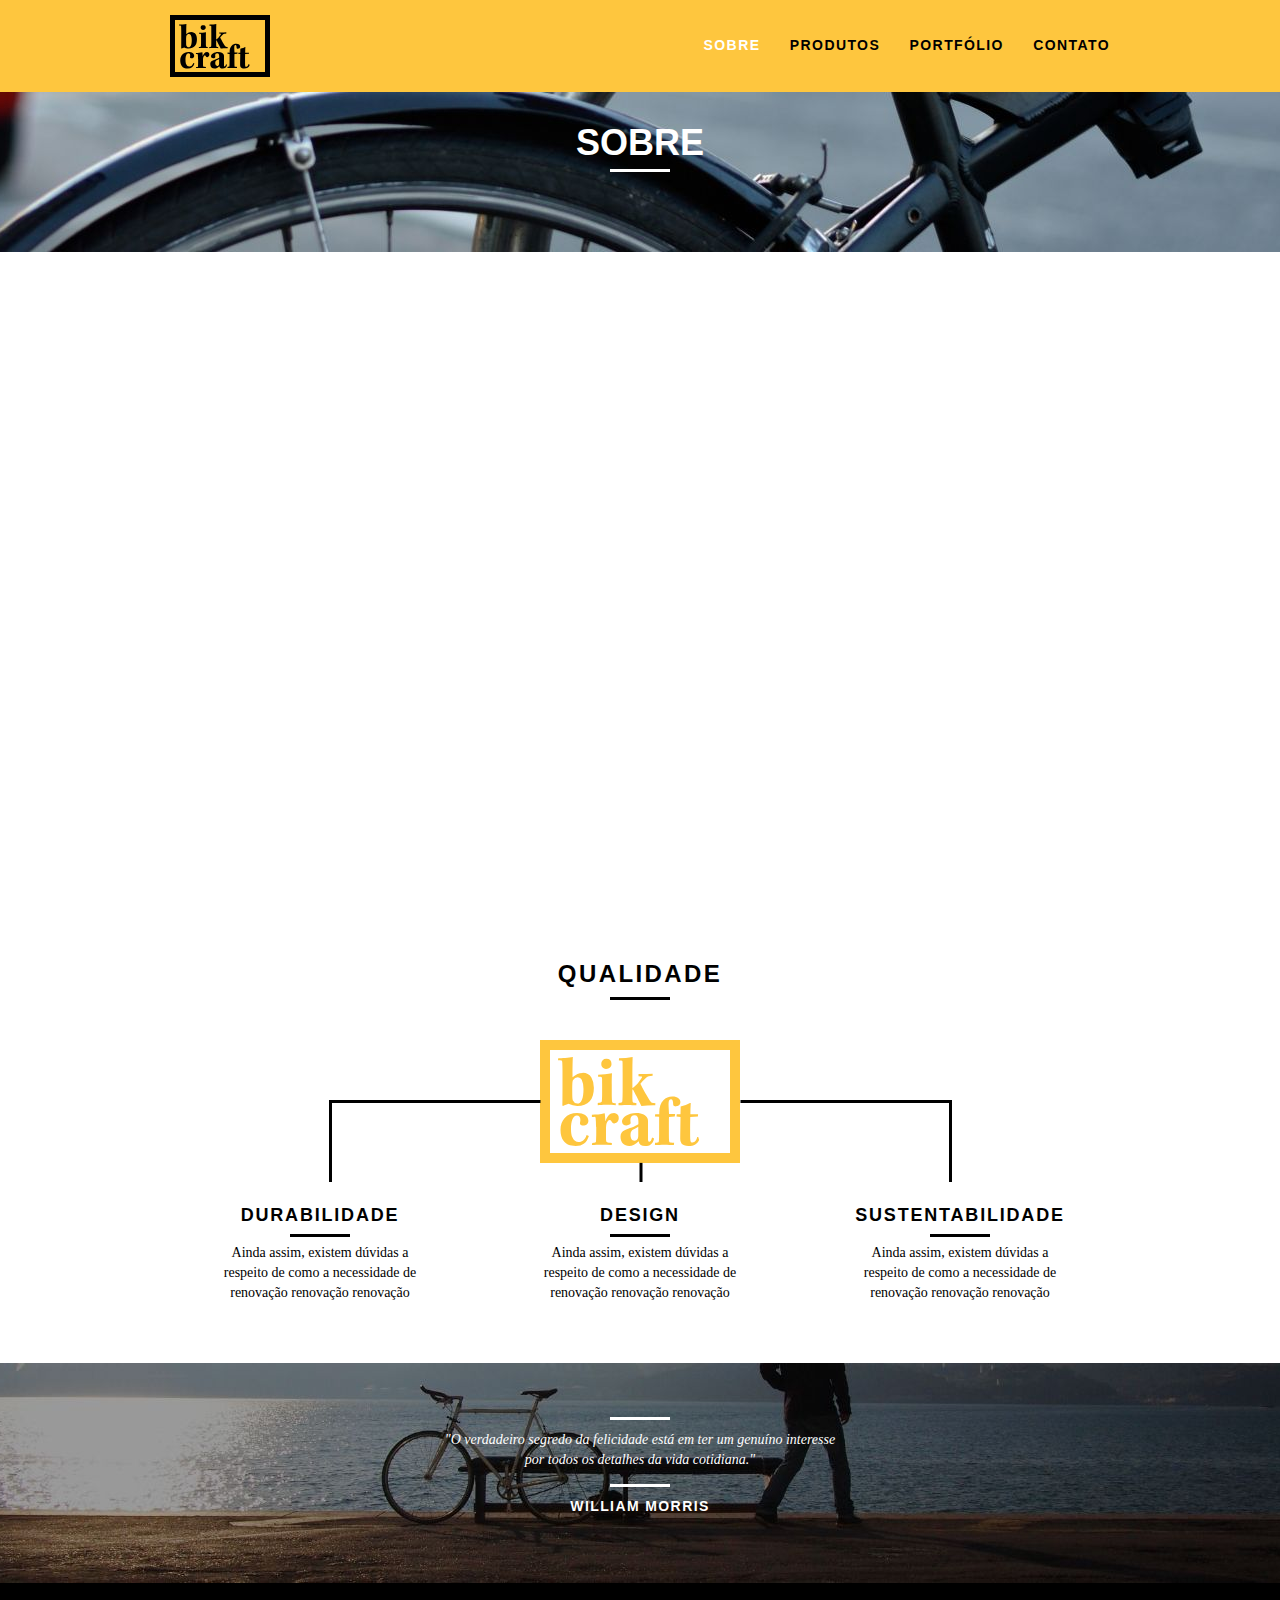
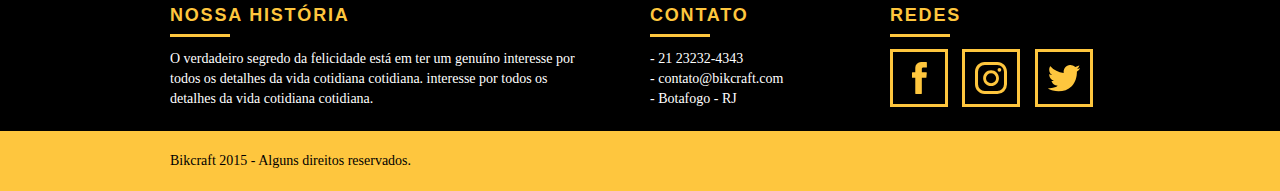
<file: Site Bikcraft/sobre.html>
<!DOCTYPE html>
<html lang="pt-br">

<head>
  <meta charset="utf-8">
  <title>Bikcraft - Sobre</title>
  <link rel="stylesheet" href="css/normalize.css">
  <link rel="stylesheet" href="css/reset.css">
  <link rel="stylesheet" href="css/grid.css">
  <link rel="stylesheet" href="css/style.css">
  <link rel="stylesheet" href="css/sobre.css">
  <link rel="stylesheet" href="css/responsivo.css">
  <script>document.documentElement.classList.add("js");</script>
</head>


<body>
  <header class="header">
    <div class="container">
      <a href="index.html" class="grid-4">
        <img src="img/bikcraft.svg" alt="Bikcraft">
      </a>
      <nav class="grid-12 header_menu">
        <ul>
          <li><a href="sobre.html" class="menu_ativo">Sobre</a></li>
          <li><a href="produtos.html">Produtos</a></li>
          <li><a href="portfolio.html">Portfólio</a></li>
          <li><a href="contato.html">Contato</a></li>
        </ul>
      </nav>
    </div>
  </header>

  <section class="introducao-interna interna_sobre">
    <div class="container">
      <h1 data-anime="400" class="fadeInDown">Sobre</h1>
      <p data-anime="800" class="fadeInDown">Conheça mais sobre a bikcraft</p>
    </div>
  </section>

  <section class="missao_sobre container fadeInDown" data-anime="1200">
    <div class="grid-10">
      <h2 class="subtitulo-interno">História, Missão e Visão</h2>
      <p>No mundo atual, a contínua expansão de nossa atividade cumpre um papel essencial na formulação da gestão inovadora da qual faemos parte da qual fazemos parte</p>
      <p>No mundo atual, a contínua expansão de nossa atividade cumpre um papel essencial na formulação da gestão inovadora da qual faemos parte da qual fazemos parte</p>
    </div>
    <div class="grid-6">
      <h2 class="subtitulo-interno">Valores</h2>
      <ul>
        <li>- Qualidade no processo com</li>
        <li>- Foco no cliente sem perder a</li>
        <li>- Diversão, preservando a</li>
        <li>- Natureza com sustentabilidade</li>
      </ul>
    </div>

    <div class="grid-16 foto-equipe">
      <img src="img/equipe-bikcraft.jpg" alt="Equipe Bikcraft">
    </div>

  </section>



  <section class="qualidade container">
    <h2 class="subtitulo">Qualidade</h2>
    <img src="img/bikcraft-qualidade.svg" alt="Bikcraft">
    <ul class="qualidade_lista">
      <li class="grid-1-3">
        <h3>Durabilidade</h3>
        <p>Ainda assim, existem dúvidas a respeito de como a necessidade de renovação renovação renovação</p>
      </li>
      <li class="grid-1-3">
        <h3>Design</h3>
        <p>Ainda assim, existem dúvidas a respeito de como a necessidade de renovação renovação renovação</p>
      </li>
      <li class="grid-1-3">
        <h3>Sustentabilidade</h3>
        <p>Ainda assim, existem dúvidas a respeito de como a necessidade de renovação renovação renovação</p>
      </li>
    </ul>

  </section>

  <section class="quebra">
    <blockquote class="quote-externo container">
      <p>"O verdadeiro segredo da felicidade está em ter um genuíno interesse por todos os detalhes da vida cotidiana."</p>
      <cite>WILLIAM MORRIS</cite>
    </blockquote>
  </section>

  <footer>
    <div class="footer">
      <div class="container">

        <div class="grid-8 footer_historia">
          <h3>Nossa História</h3>
          <p>O verdadeiro segredo da felicidade está em ter um genuíno interesse por todos os detalhes da vida cotidiana cotidiana.
            interesse por todos os detalhes da vida cotidiana cotidiana.
          </p>
        </div>

        <div class="grid-4 footer_contato">
          <h3>Contato</h3>
          <ul>
            <li>- 21 23232-4343</li>
            <li>- contato@bikcraft.com</li>
            <li>- Botafogo - RJ</li>
          </ul>
        </div>

        <div class="grid-4 footer_redes">
          <h3>Redes</h3>
          <ul>
            <li><a href="http://facebook.com" target="_blank"><img src="img/redes-sociais/facebook.svg"></a></li>
            <li><a href="http://instagram.com" target="_blank"><img src="img/redes-sociais/instagram.svg"></a></li>
            <li><a href="http://twitter.com" target="_blank"><img src="img/redes-sociais/twitter.svg"></a></li>
          </ul>
        </div>
      </div>
    </div>

    <div class="copy">
      <div class="container">
        <p class="grid-16">Bikcraft 2015 - Alguns direitos reservados.</p>
      </div>
    </div>
  </footer>

  <script src="./js/simple-anime.js"></script>
  <script src="./js/script.js"></script>
</body>

</html>
</file>
<file: instagram/css/style.css>
/* ESTILO GERAL */

* {
  padding: 0;
  margin: 0;
  box-sizing: border-box;
  text-decoration: none;
  font-family: sans-serif;
  font-size: 14px;
}

body {
  width: 100%;
  min-height: 100vh;
  background-color: rgb(243, 243, 243);
  margin: 0;
  padding: 0;
  display: flex;
  justify-content: center;
}

/* Conteudo */

.insta-wrapper {
  display: flex;
  align-items: center;
  justify-content: start;
  width: 60%;
  height: 100vh;
}

.insta-phone {
  display: flex;
  align-items: center;
  justify-content: center;
  width: 50%;
}

.insta-phone img {
  height: 50rem;
}

.insta-continue {
  display: flex;
  align-items: center; /* HORIZONTAL */
  justify-content: space-around; /* VERTICAL */
  flex-direction: column;
  width: 50%;
  min-height: 34rem;
}

.group {
  display: flex;
  justify-content: space-between;
  align-items: center;
  flex-direction: column;
  background-color: #ffffff;
  width: 100%;
  padding: 1.3rem 0;
  border: 1px solid lightgray;
}

.group:nth-child(1) {
  min-height: 19rem;
}

.insta-logo {
  height: 3rem;
}

.foto-perfil {
  display: flex;
  justify-content: center;
  align-items: center;
  border-radius: 50%;
  overflow: hidden;
}

.foto-perfil img {
  height: 7rem;
}

.insta-login {
  background-color: #0095f6;
  color: #ffffff;
  padding: 8px;
  border-radius: 4px;
}

.insta-logout {
  color: #0095f6;
  margin-top: 1rem;
}

.not-account {
  color: rgb(160, 160, 160);
}

.link-blue {
  color: #0095f6;
}

.get-the-app {
  display: flex;
  flex-direction: column;
  align-items: center;
  justify-content: center;
  width: 100%;
  padding: 1.3rem 0;
}

.download {
  display: flex;
  width: 100%;
  justify-content: space-evenly;
  align-items: center;
  padding: 1rem;
}

.app-download {
  height: 3rem;
  width: 10rem;
  background-size: cover;
}

.app-download:nth-child(1) {
  background-image: url("../img/apple-button.png");
}

.app-download:nth-child(2) {
  background-image: url("../img/googleplay-button.png");
}

/* MEDIA QUERIES */

@media (max-width: 1024px) {
  .insta-wrapper {
    width: 90%;
  }
}

@media (max-width: 650px) {
  body {
    background-color: #ffffff;
  }

  .insta-wrapper {
    width: 90%;
  }

  .insta-phone {
    display: none;
  }

  .insta-continue {
    width: 100%;
  }

  .group {
    border: 1px solid transparent;
  }
}
</file>
<file: my website/css/grid.css>
.container {
  max-width: 960px;
  margin: 0 auto;
}

.container::after,
.container::before {
  content: "";
  display: table;
  clear: both;
}

.grid-1,
.grid-2,
.grid-3,
.grid-4,
.grid-5,
.grid-6,
.grid-7,
.grid-8,
.grid-9,
.grid-10,
.grid-11,
.grid-11,
.grid-13 {
  margin-left: 10px;
  margin-right: 10px;
  float: left;
  display: block;
  min-height: 1px;
}

.grid-1 {
  width: calc(8.333% - 20px);
}

.grid-2 {
  width: calc(16.666% - 20px);
}

.grid-3 {
  width: calc(25% - 20px);
}
.grid-4 {
  width: calc(33.333% - 20px);
}
.grid-5 {
  width: calc(41.666% - 20px);
}
.grid-6 {
  width: calc(50% - 20px);
}
.grid-7 {
  width: calc(58.333% - 20px);
}
.grid-8 {
  width: calc(66.666% - 20px);
}
.grid-9 {
  width: calc(75% - 20px);
}
.grid-10 {
  width: calc(83.333% - 20px);
}
.grid-11 {
  width: calc(91.666% - 20px);
}
.grid-12 {
  width: calc(100% - 20px);
}

@media (max-width: 739px) {
  .container {
    max-width: 300px;
  }

  .grid-1,
  .grid-2,
  .grid-3,
  .grid-4,
  .grid-5,
  .grid-6,
  .grid-7,
  .grid-8,
  .grid-9,
  .grid-10,
  .grid-11,
  .grid-11,
  .grid-13 {
    width: 100%;
    margin-left: 0px;
    margin-right: 0px;
    float: none;
  }
}
</file>
<file: my website/css/style.css>
/* ESTILO*/

body,
h1,
h2,
h3,
p,
ul {
  padding: 0px;
  margin: 0px;
}

body {
  background: #4f4f4f;
}

* {
  box-sizing: border-box;
}

img {
  max-width: 100%;
  display: block;
}

/* MENU */

.menu {
  width: 100%;
  top: 0;
  position: fixed;
  background: #252525;
  padding: 10px 0;
  z-index: 5;
}

.menu img {
  padding: 10px 0;
}

.menu-nav ul {
  float: right;
}

.menu-nav ul li {
  display: inline-block;
}

.menu-nav a {
  text-decoration: none;
  text-transform: uppercase;
  color: #fff;
  font-size: 0.875em;
  display: block;
  padding: 10px;
  margin-left: 10px;
}

.menu-nav ul li a:hover {
  color: #fec63e;
}

@media (max-width: 739px) {
  .menu-nav ul {
    float: none;
  }

  .menu-nav ul li a:hover {
    color: #fec63e;
  }

  .menu-nav ul li a {
    margin-left: 0px;
    padding-left: 0px;
    padding-right: 8px;
  }
}

/* SOBRE */

.sobre {
  padding: 60px 0;
}

.sobre h2 {
  color: #fff;
  font-size: 2.25em;
}

.sobre h2::after {
  content: "";
  display: block;
  width: 260px;
  height: 3px;
  background: #fec63e;
  margin-top: 5px;
}

.sobre > p {
  max-width: 400px;
  color: #fff;
  font-size: 1.125em;
  line-height: 1.2em;
  padding: 20px 0 5px;
}

/* PORTFÓLIO */
.portfolio {
  max-width: 960px;
  margin: 0 auto;
  padding: 120px 0;
}

.subtitulo {
  color: #fff;
  font-size: 2.25em;
}

.subtitulo::after {
  content: "";
  display: block;
  width: 135px;
  height: 3px;
  background: #fec63e;
  margin-top: 5px;
}

.sites {
  clear: both;
  margin: 30px auto;
}

.sites::after,
.sites::before {
  display: table;
  content: "";
  clear: both;
}

.sites img {
  border: 2px solid black;
  width: 460px;
  display: block;
  float: left;
}

.sites > div {
  width: 460px;
  display: block;
  float: left;
}

.text {
  margin: 0 20px;
}

.sites h2 {
  font-size: 1.5em;
  margin-bottom: 20px;
  color: #fff;
}

.sites p {
  font-size: 1.125em;
  line-height: 1.2em;
  max-width: 320px;
  margin-bottom: 48px;
  color: #fff;
}

.sites a {
  font-size: 1.125em;
  text-transform: uppercase;
  text-decoration: none;
  border: 3px solid #fec63e;
  color: #fff;
  padding: 10px 20px;
}

@media (min-width: 739px) and (max-width: 980px) {
  .subtitulo {
    margin: 0 10px;
  }

  .sites {
    max-width: 720px;
  }

  .sites > div,
  .sites img {
    width: 340px;
  }
}

@media (max-width: 739px) {
  .sites {
    max-width: 300px;
  }

  .sites h2 {
    font-size: 1.5em;
    margin-top: 10px;
  }

  .sites > div,
  .sites img {
    width: 300px;
    margin: 0px;
  }
}

/* CONTATO */
.footer {
  width: 100%;
  background: #252525;
  color: #fff;
  padding: 20px 0;
}

.footer h3 {
  font-size: 1.125em;
  line-height: 1.4em;
  color: #fff;
  text-transform: uppercase;
  letter-spacing: 0.1em;
  font-weight: bold;
}
.footer h3:after {
  content: "";
  display: block;
  width: 60px;
  height: 2px;
  background: #fec63e;
  margin: 6px 0 12px 0;
}

.footer_contato ul li {
  display: block;
}

.footer_contato ul li {
  font-size: 0.875em;
  line-height: 1.5em;
  font-family: Georgia, "Times New Roman", Times, serif;
}

.footer_redes ul li {
  width: 60px;
  display: inline-block;
  margin-right: 10px;
}

.footer_redes ul li a {
  border: 3px solid #4f4f4f;
  display: block;
  padding: 10px;
}

.footer_redes ul li a:hover {
  border-color: #fec63e;
}

@media (max-width: 739px) {
  .footer_redes {
    margin-top: 15px;
  }
}

/* JAVASCRIPT */

.js [data-anime] {
  opacity: 0;
}

.js .fadeInDown {
  transform: translate3d(0, -20px, 0);
}

.js .anime {
  opacity: 1;
  transform: none;
  transition: opacity 3000ms, transform 3000ms;
}
</file>
<file: Site Bikcraft/css/grid.css>
*,
*:before,
*:after {
  -webkit-box-sizing: border-box;
  -moz-box-sizing: border-box;
  box-sizing: border-box;
}

.container {
  width: 960px;
  margin: 0 auto;
  padding: 0px;
  position: relative;
}

.container:after,
.container:before {
  content: " ";
  display: table;
}

.container:after {
  clear: both;
}

.grid-1,
.grid-2,
.grid-3,
.grid-4,
.grid-5,
.grid-6,
.grid-7,
.grid-8,
.grid-9,
.grid-10,
.grid-11,
.grid-12,
.grid-13,
.grid-14,
.grid-15,
.grid-16,
.grid-1-3 {
  float: left;
  margin-left: 10px;
  margin-right: 10px;
}

.grid-1 {
  width: 40px;
}
.grid-2 {
  width: 100px;
}
.grid-3 {
  width: 160px;
}
.grid-4 {
  width: 220px;
}
.grid-5 {
  width: 280px;
}
.grid-6 {
  width: 340px;
}
.grid-7 {
  width: 400px;
}
.grid-8 {
  width: 460px;
}
.grid-9 {
  width: 520px;
}
.grid-10 {
  width: 580px;
}
.grid-11 {
  width: 640px;
}
.grid-12 {
  width: 700px;
}
.grid-13 {
  width: 760px;
}
.grid-14 {
  width: 820px;
}
.grid-15 {
  width: 880px;
}
.grid-16 {
  width: 940px;
}
.grid-1-3 {
  width: 300px;
}

@media only screen and (min-width: 788px) and (max-width: 979px) {
  .grid-1 {
    width: 28px;
  }
  .grid-2 {
    width: 76px;
  }
  .grid-3 {
    width: 124px;
  }
  .grid-4 {
    width: 172px;
  }
  .grid-5 {
    width: 220px;
  }
  .grid-6 {
    width: 268px;
  }
  .grid-7 {
    width: 316px;
  }
  .grid-8 {
    width: 364px;
  }
  .grid-9 {
    width: 412px;
  }
  .grid-10 {
    width: 460px;
  }
  .grid-11 {
    width: 508px;
  }
  .grid-12 {
    width: 556px;
  }
  .grid-13 {
    width: 604px;
  }
  .grid-14 {
    width: 652px;
  }
  .grid-15 {
    width: 700px;
  }
  .grid-16 {
    width: 748px;
  }
  .grid-1-3 {
    width: 236px;
  }

  .container {
    width: 768px;
  }
}

@media only screen and (max-width: 787px) {
  .container {
    width: 300px;
  }

  .grid-1,
  .grid-2,
  .grid-3,
  .grid-4,
  .grid-5,
  .grid-6,
  .grid-7,
  .grid-8,
  .grid-9,
  .grid-10,
  .grid-11,
  .grid-12,
  .grid-13,
  .grid-14,
  .grid-15,
  .grid-16,
  .grid-1-3 {
    width: 300px;
    margin: 0 0 20px 0;
    float: none;
  }
}
</file>
<file: Site Bikcraft/css/style.css>
/* Estilos Gerais */

body {
  font-family: Arial, Helvetica, sans-serif;
}

p {
  font-family: Georgia, "Times New Roman", Times, serif;
  font-size: 14px;
  line-height: 20px;
}

img {
  display: block;
  max-width: 100%;
}

.btn {
  border: 3px solid #fec63e;
  padding: 10px 30px;
  color: #fec63e;
  font-size: 14px;
  line-height: 20px;
  text-transform: uppercase;
  font-weight: bold;
  letter-spacing: 00.1em;
}

.btn:hover {
  color: #fff;
  border-color: #fff;
}

.btn.btn-preto:hover {
  color: #000;
  border-color: #000;
}

.subtitulo {
  font-size: 24px;
  line-height: 30px;
  font-weight: bold;
  letter-spacing: 0.1em;
  color: black;
  text-transform: uppercase;
  text-align: center;
  margin-bottom: 40px;
}

.subtitulo::after {
  content: "";
  display: block;
  width: 60px;
  height: 3px;
  background: #000;
  margin: 8px auto;
}

.subtitulo-interno {
  font-size: 24px;
  line-height: 30px;
  font-weight: bold;
  letter-spacing: 0.1em;
  color: black;
  text-transform: uppercase;
  margin-bottom: 20px;
}

.subtitulo-interno::after {
  content: "";
  display: block;
  width: 60px;
  height: 3px;
  background: #000;
  margin: 8px 0;
}

/* Header */
.header {
  position: fixed;
  top: 0;
  width: 100%;
  background: #fec63e; /* Amarelo */
  padding: 15px 0;
  z-index: 10;
}

.header_menu {
  text-align: right;
}

.header_menu ul li {
  display: inline-block;
  margin-left: 25px;
  margin-top: 20px;
}

.header_menu ul li a {
  color: black;
  font-weight: bold;
  text-transform: uppercase;
  letter-spacing: 0.1em;
  font-size: 14px;
  line-height: 20px;
  padding: 10px 0;
}

.header_menu ul li a:hover {
  color: #fff;
}

.header_menu ul li a.menu_ativo {
  color: #fff;
}

/* Introdução */

.introducao {
  width: 100%;
  height: 380px;
  background: url("../img/bg.jpg") no-repeat center;
  background-size: cover;
  margin-top: 92px;
  text-align: center;
  padding-top: 80px;
}
.introducao h1 {
  font-size: 48px;
  color: #fff;
  font-weight: bold;
  text-transform: uppercase;
}

.quote-externo {
  max-width: 320px;
  margin: 0 auto;
  margin-bottom: 40px;
  color: #fff;
}

.quote-externo p {
  font-style: italic;
}

.quote-externo p:before,
.quote-externo p:after {
  content: "";
  display: block;
  width: 60px;
  height: 3px;
  background: #fff;
  margin: 14px auto 10px auto;
}

.quote-externo cite {
  font-style: normal;
  font-weight: bold;
  font-size: 14px;
  letter-spacing: 0.1em;
}

/* Introdução Interna */

.introducao-interna {
  width: 100%;
  margin-top: 92px;
  height: 160px;
  text-align: center;
  color: #fff;
  padding-top: 30px;
}

.introducao-interna h1 {
  font-size: 36px;
  color: #fff;
  font-weight: bold;
  text-transform: uppercase;
}

.introducao-interna h1::after {
  content: "";
  display: block;
  width: 60px;
  height: 3px;
  background: #fff;
  margin: 6px auto 10px auto;
}

/* Produtos */

.produtos {
  padding: 60px 0;
}

.produtos_lista li {
  text-align: center;
  background: #fec63e;
}

.produtos_lista li h3 {
  font-weight: bold;
  font-size: 18px;
  line-height: 25px;
  text-transform: uppercase;
  letter-spacing: 0.1em;
  margin-top: 20px;
}

.produtos_lista li h3:after {
  content: "";
  display: block;
  width: 60px;
  height: 3px;
  background: #000;
  margin: 2px auto;
}

.produtos_lista li p {
  padding: 10px 20px 20px 10px;
}

.produtos_icone {
  display: flex;
  background: black;
  padding: 20px;
  justify-content: center;
}

.call-to-action {
  padding-top: 40px;
  text-align: center;
  clear: both;
}

.call-to-action p {
  margin-bottom: 20px;
}

/*Portfólio*/

.portfolio {
  width: 100%;
  background: #000000;
  padding: 40px 0;
}

.portfolio .subtitulo {
  color: #fec63e;
}

.portfolio .subtitulo::after {
  background: #fec63e;
}

.portfolio_lista li:last-child {
  margin-top: 20px;
}

.portfolio .call-to-action p {
  color: #fff;
}
/*Qualidade*/

.qualidade {
  padding: 60px 0;
}

.qualidade::after {
  content: "";
  width: 634px;
  height: 83px;
  display: block;
  background: url("../img/linhas.svg") no-repeat center;
  position: absolute;
  top: 200px;
  right: 163px;
  z-index: 1;
}

.qualidade img {
  margin: 0 auto;
}

.qualidade_lista {
  padding-top: 20px;
  overflow: auto; /* clear-fix */
}

.qualidade_lista li {
  text-align: center;
  padding: 0 40px;
}

.qualidade_lista li h3 {
  font-weight: bold;
  font-size: 18px;
  line-height: 25px;
  text-transform: uppercase;
  letter-spacing: 0.1em;
  margin-top: 20px;
  z-index: -1;
}

.qualidade_lista li h3:after {
  content: "";
  display: block;
  width: 60px;
  height: 3px;
  background: #000;
  margin: 6px auto;
}

/*Quebra*/

.quebra {
  width: 100%;
  height: 220px;
  background: url("../img/bg-footer.jpg") no-repeat center;
  background-size: cover;
  text-align: center;
  padding-top: 40px;
}

.quebra .quote-externo {
  max-width: 400px;
}

/*Footer*/

.footer {
  width: 100%;
  background: black;
  color: #fff;
  padding: 20px 0;
}

.footer h3 {
  font-size: 18px;
  line-height: 25px;
  color: #fec63e;
  text-transform: uppercase;
  letter-spacing: 0.1em;
  font-weight: bold;
}

.footer h3:after {
  content: "";
  display: block;
  width: 60px;
  height: 3px;
  background: #fec63e;
  margin: 6px 0 12px 0;
}

.footer_historia {
  padding-right: 40px;
}

.footer_contato ul li {
  font-size: 14px;
  line-height: 20px;
  font-family: Georgia, "Times New Roman", Times, serif;
}

.footer_redes ul li {
  display: inline-block;
  margin-right: 10px;
}

.footer_redes ul li a {
  border: 3px solid #fec63e;
  display: block;
  padding: 10px;
}

.footer_redes ul li a:hover {
  border-color: #fff;
}

.copy {
  width: 100%;
  background: #fec63e;
  padding: 20px 0;
}

/* JAVASCRIPT */

.js [data-slide] {
  position: relative;
}
.js [data-slide] > * {
  position: absolute;
  top: 0px;
  opacity: 0;
}
.js [data-slide] > .active {
  position: relative;
  opacity: 1;
  transition: opacity 500ms;
}

.js [data-slide-nav] {
  display: block;
  text-align: center;
  margin-top: 20px;
}

.js [data-slide-nav] button {
  display: inline-block;
  width: 12px;
  height: 12px;
  margin: 4px;
  border: none;
  padding: 0px;
  border-radius: 6px;
  text-indent: -99px;
  overflow: hidden;
  background: #1d1d1d;
}

.js [data-slide-nav] button.active {
  background: #fec63e;
}

.js [data-anime] {
  opacity: 0;
}

.js .fadeInDown {
  transform: translate3d(0, -20px, 0);
}

.js .anime {
  opacity: 1;
  transform: none;
  transition: opacity 800ms, transform 800ms;
}
</file>
<file: Site Bikcraft/css/responsivo.css>
@media only screen and (min-width: 788px) and (max-width: 979px) {
  /* QUALIDADE */
  .qualidade::after {
    right: 67px;
  }

  .qualidade_lista li {
    padding: 0 10px;
  }

  /* FOOTER */
  .footer_redes ul li a {
    border: 3px solid #fec63e;
    display: block;
    padding: 6px;
  }

  .footer_redes ul li a img {
    width: 26px;
    height: 26px;
  }

  /* PRODUTOS */
  .produtos_item h2 {
    color: #ffffff;
    font-size: 36px;
    text-transform: uppercase;
    letter-spacing: 0.1em;
    font-weight: bold;
    position: relative;
    top: -150px;
    text-align: center;
    margin-bottom: -56px;
  }

  .produtos_icone {
    padding: 41px 0;
  }

  .produtos_info p {
    font-size: 14px;
    line-height: 20px;
    height: 122px;
    padding: 20px 30px;
  }

  .produtos_info ul li {
    width: 181px;
    height: 49px;
  }
} /* FINAL ESTILO TABLET */

@media only screen and (max-width: 787px) {
  /* HEADER */
  .header {
    position: relative;
    padding-bottom: 0;
  }
  .header img {
    margin: 0 auto 10px auto;
  }

  .header_menu {
    text-align: center;
  }

  .header_menu ul li {
    margin: 5px;
  }

  .header_menu ul li a {
    border: 4px solid black;
    width: 136px;
    display: block;
    float: left;
  }

  .header_menu ul li a:hover {
    border-color: #fff;
  }

  .header_menu ul li a.menu_ativo {
    border-color: #fff;
  }

  /* INTRO */
  .introducao {
    margin-top: 0;
    padding-top: 40px;
    background: url("../img/bg-mobile.jpg") no-repeat center;
  }

  .introducao h1 {
    font-size: 36px;
  }

  /* INTRO INTERNA */

  .introducao-interna {
    margin-top: 0px;
  }

  /* CALL */
  .call-to-action {
    padding-top: 10px;
  }

  /* QUALIDADE HOME */
  .qualidade:after {
    display: none;
  }

  /* SOBRE */
  .missao_sobre p {
    font-size: 14px;
    line-height: 25px;
    padding-right: 0;
  }

  .missao_sobre ul li {
    font-size: 14px;
    line-height: 25px;
  }

  /* PRODUTOS */
  .produtos_item h2 {
    top: -100px;
    margin-bottom: -68px;
  }

  .produtos_icone {
    padding: 41px 0;
  }

  .produtos_info p {
    font-size: 14px;
    line-height: 20px;
    height: auto;
    padding: 20px 30px;
  }

  .produtos_info ul li {
    width: 149px;
    height: 49px;
    font-size: 14px;
    line-height: 20px;
    padding-top: 14px;
  }

  .form {
    padding-right: 0;
  }

  .orcamento_dados ul {
    padding-right: 0;
  }

  /* CONTATO */
  .contato_form {
    padding-right: 0px;
    margin-bottom: 40px;
  }
}
</file>
<file: Site Bikcraft/css/contato.css>
.interna_contato {
  background: url("../img/bg-contato.jpg") no-repeat center;
  background-size: cover;
}

/* Orçamento */

.contato {
  padding: 40px 0;
}

.contato_form {
  padding-right: 60px;
}
.contato_form label {
  display: block;
  font-family: Georgia, "Times New Roman", Times, serif;
  font-size: 18px;
  line-height: 25px;
  margin-bottom: 4px;
}

.contato_form input {
  display: block;
  width: 100%;
  border: 4px solid #fec63e;
  background: none;
  padding: 7px 10px;
  margin-bottom: 10px;
  outline: none;
  font-size: 14px;
  font-family: Georgia, "Times New Roman", Times, serif;
}

.contato_form textarea {
  display: block;
  width: 100%;
  height: 120px;
  border: 4px solid #fec63e;
  background: none;
  padding: 7px 10px;
  margin-bottom: 20px;
  outline: none;
  font-size: 14px;
  font-family: Georgia, "Times New Roman", Times, serif;
}

.contato_form button {
  padding: 7px 40px;
  background: none;
}

.corcamento_dados {
  color: #fff;
}
.contato_dados h3 {
  font-size: 18px;
  line-height: 25px;
  font-weight: bold;
  text-transform: uppercase;
  color: #fec63e;
}

.contato_dados span {
  display: block;
  font-size: 18px;
  line-height: 30px;
  font-family: Georgia, "Times New Roman", Times, serif;
}

.contato_dados span:nth-of-type(even) {
  margin-bottom: 30px;
}

.contato_dados ul {
  margin-top: 10px;
}

.contato_dados ul li {
  display: inline-block;
  margin-right: 10px;
}

.contato_dados ul li a {
  border: 3px solid #fec63e;
  display: block;
  padding: 10px;
}

.contato_dados ul li a:hover {
  border-color: #000;
}

.orcamento_dados ul li {
  font-family: Georgia, "Times New Roman", Times, serif;
  font-size: 14px;
  padding: 10px 15px;
}

.orcamento_dados ul li:nth-child(odd) {
  background: #1d1d1d;
}

.orcamento_dados p {
  margin: 8px 0;
}

.contato_mapa {
  margin-bottom: 60px;
}
</file>
<file: Site Bikcraft/css/portfolio.css>
.interna_portfolio {
  background: url("../img/bg-portfolio.jpg") no-repeat center;
  background-size: cover;
}

.quote_clientes {
  padding: 60px 0;
  max-width: 460px;
  margin: 0 auto;
}

.quote_clientes p {
  text-align: center;
  font-family: Georgia, "Times New Roman", Times, serif;
  font-size: 18px;
  line-height: 25px;
  font-style: italic;
  margin-bottom: 20px;
}

.quote_clientes cite {
  font-size: 18px;
  font-weight: bold;
  float: right;
  font-style: normal;
}
</file>
<file: Site Bikcraft/css/produtos.css>
.interna_produtos {
  background: url("../img/bg-produtos.jpg") no-repeat center;
  background-size: cover;
}

.produtos_item {
  padding-top: 60px;
}

.produtos_item h2 {
  color: #ffffff;
  font-size: 36px;
  text-transform: uppercase;
  letter-spacing: 0.1em;
  font-weight: bold;
  position: relative;
  top: -180px;
  text-align: center;
  margin-bottom: -56px;
}

.produtos_item h2::after,
.produtos_item h2::before {
  content: "";
  display: block;
  width: 60px;
  height: 3px;
  background: #fff;
  margin: 6px auto 8px auto;
}

.produtos_icone {
  background: #000;
  padding: 70px 0;
}

.produtos_icone img {
  margin: 0 auto;
}

.produtos_info {
  background: black;
}

.produtos_info p {
  color: #fff;
  font-size: 18px;
  line-height: 25px;
  height: 180px;
  padding: 30px 40px;
}

.produtos_info ul li {
  background: #fec63e;
  text-transform: uppercase;
  font-size: 18px;
  line-height: 20px;
  font-weight: bold;
  float: left;
  width: 229px;
  height: 49px;
  text-align: center;
  padding-top: 16px;
}

.produtos_info ul li:nth-child(1),
.produtos_info ul li:nth-child(2) {
  margin-bottom: 2px;
}

.produtos_info ul li:nth-child(even) {
  margin-left: 2px;
}

/* Orçamento */

.orcamento {
  background: black;
  width: 100%;
  margin-top: 60px;
  padding: 40px 0;
}

.orcamento h2 {
  color: #fec63e;
}

.orcamento h2:after {
  background: #fec63e;
}

.form {
  padding-right: 60px;
}
.form label {
  display: block;
  color: #fff;
  font-family: Georgia, "Times New Roman", Times, serif;
  font-size: 18px;
  line-height: 25px;
  margin-bottom: 4px;
}

.form input {
  display: block;
  width: 100%;
  border: 4px solid #fec63e;
  background: none;
  color: #fff;
  padding: 7px 10px;
  margin-bottom: 10px;
  outline: none;
  font-size: 14px;
  font-family: Georgia, "Times New Roman", Times, serif;
}

.form textarea {
  display: block;
  width: 100%;
  height: 120px;
  border: 4px solid #fec63e;
  background: none;
  color: #fff;
  padding: 7px 10px;
  margin-bottom: 20px;
  outline: none;
  font-size: 14px;
  font-family: Georgia, "Times New Roman", Times, serif;
}

.form button {
  padding: 7px 40px;
  background: none;
}

.orcamento_dados {
  color: #fff;
}
.orcamento_dados h3 {
  font-size: 18px;
  line-height: 25px;
  font-weight: bold;
  text-transform: uppercase;
  color: #fec63e;
}

.orcamento_dados span {
  display: block;
  font-size: 18px;
  line-height: 30px;
  font-family: Georgia, "Times New Roman", Times, serif;
}

.orcamento_dados span:nth-of-type(2) {
  margin-bottom: 40px;
}

.orcamento_dados ul {
  padding-right: 60px;
}

.orcamento_dados ul li {
  font-family: Georgia, "Times New Roman", Times, serif;
  font-size: 14px;
  padding: 10px 15px;
}

.orcamento_dados ul li:nth-child(odd) {
  background: #1d1d1d;
}

.orcamento_dados p {
  margin: 8px 0;
}
</file>
<file: Site Bikcraft/css/sobre.css>
.interna_sobre {
  background: url("../img/bg-sobre.jpg") no-repeat center;
  background-size: cover;
}

.missao_sobre {
  padding-top: 60px;
}

.missao_sobre p {
  font-size: 18px;
  line-height: 25px;
  margin-bottom: 1em;
  padding-right: 60px;
}

.missao_sobre ul li {
  font-family: Georgia, "Times New Roman", Times, serif;
  font-size: 18px;
  line-height: 30px;
}

.foto-equipe {
  padding-top: 20px;
}
</file>
